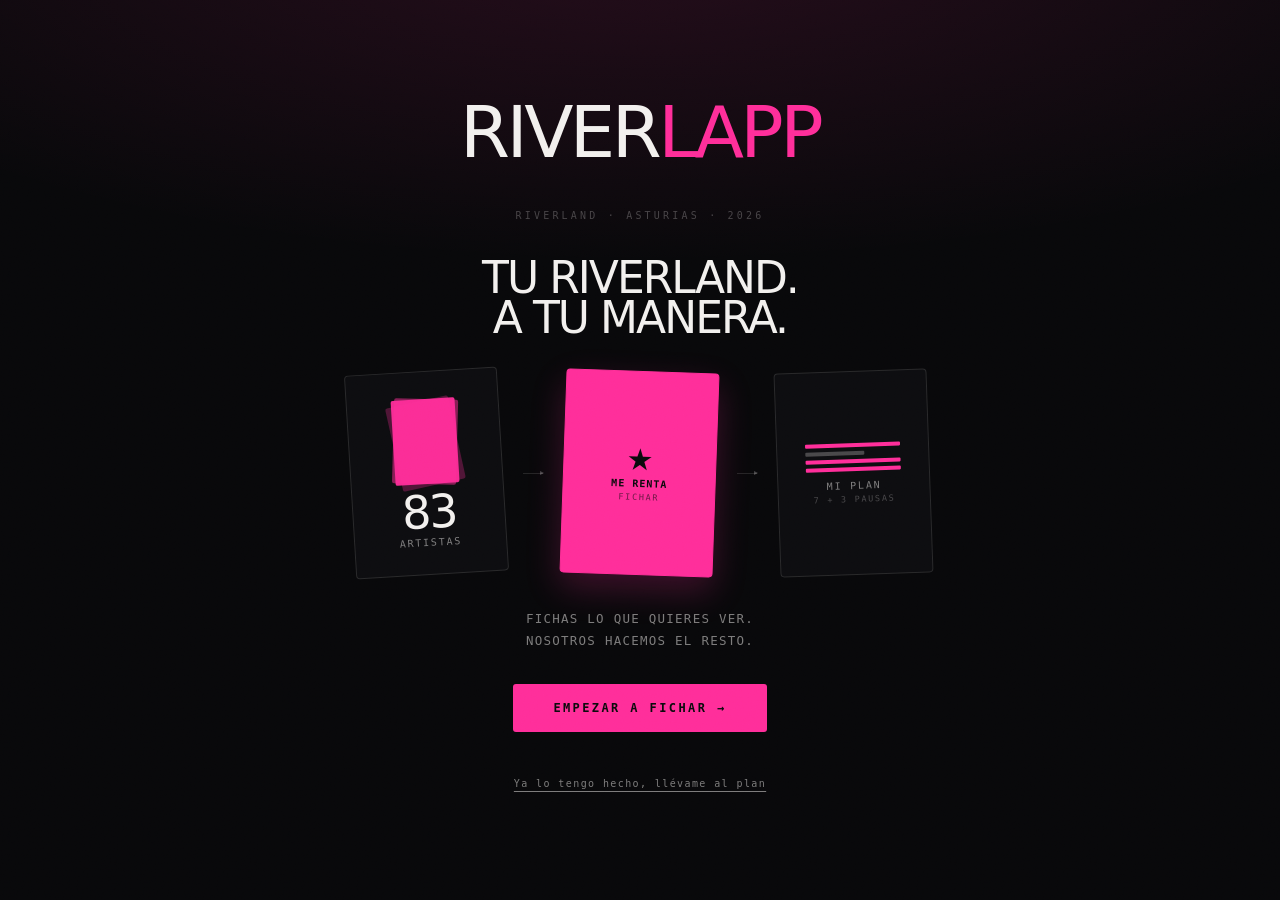
<file: index.html>
<!DOCTYPE html>
<html lang="es">
<head>
<meta charset="utf-8">
<meta name="viewport" content="width=device-width, initial-scale=1, viewport-fit=cover, maximum-scale=1, user-scalable=no">
<title>RIVERLAPP</title>
<meta name="description" content="Tu horario de Riverland 2026, montado a tu medida.">
<meta name="theme-color" content="#04030a">
<meta name="apple-mobile-web-app-capable" content="yes">
<meta name="apple-mobile-web-app-status-bar-style" content="black-translucent">
<meta name="apple-mobile-web-app-title" content="RIVERLAPP">
<link rel="manifest" href="manifest.webmanifest">
<link rel="apple-touch-icon" href="icono-180.png">
<link rel="icon" href="icono-180.png">
<link rel="stylesheet" href="styles.css">
</head>
<body>

<!-- ===== LUCES ===== -->
<div id="luces">
  <div id="haces"></div>
  <div class="blob b1"></div>
  <div class="blob b2"></div>
  <div class="blob b3"></div>
</div>
<div id="vineta"></div>
<div id="grano"></div>

<!-- ===== INTRO ===== -->
<div id="intro">
  <div class="intro-top">
    <div class="logo-riv" id="logo-anim"></div>
    <div class="tag">RIVERLAND · ASTURIAS · 2026</div>
    <div class="lema">TU RIVERLAND.<br>A TU MANERA.</div>
  </div>

  <!-- Los tres pasos, sin decir en ningún sitio que son pasos: el cartel,
       el fichaje y el plan. La carta viajera los recorre en bucle. -->
  <div class="escena" aria-hidden="true">
    <div class="paso p1">
      <div class="mini-pila"><i></i><i></i><i></i></div>
      <div class="paso-num">83</div>
      <div class="paso-lbl">ARTISTAS</div>
    </div>

    <div class="flecha f1"></div>

    <div class="paso p2">
      <div class="paso-sello">★</div>
      <div class="paso-lbl fuerte">ME RENTA</div>
      <div class="paso-pie">FICHAR</div>
    </div>

    <div class="flecha f2"></div>

    <div class="paso p3">
      <div class="mini-plan"><i class="s"></i><i class="p"></i><i class="s"></i><i class="s"></i></div>
      <div class="paso-lbl">MI PLAN</div>
      <div class="paso-pie">7 + 3 PAUSAS</div>
    </div>

    <div class="viajera"></div>
  </div>

  <div class="intro-bajo">
    <div class="desc">Fichas lo que quieres ver.<br>Nosotros hacemos el resto.</div>
    <button class="btn-grande" id="btn-empezar">EMPEZAR A FICHAR <span class="flecha-cta">→</span></button>
    <button class="btn-txt" id="btn-saltar">Ya lo tengo hecho, llévame al plan</button>
  </div>
</div>

<div id="app">

  <!-- ===================== AHORA ===================== -->
  <section class="vista" id="v-ahora">
    <header class="cab">
      <div>
        <h1>AHORA</h1>
        <div class="sub">TU COPILOTO DE RIVERLAND</div>
      </div>
      <button class="icon-btn btn-ajustes">⚙</button>
    </header>
    <div class="scroll"><div id="ahora-cont"></div></div>
  </section>

  <!-- ===================== MI PLAN ===================== -->
  <section class="vista" id="v-plan">
    <header class="cab">
      <div>
        <h1>MI PLAN</h1>
        <div class="sub">HORARIO MONTADO A TU MEDIDA</div>
      </div>
      <button class="icon-btn btn-ajustes">⚙</button>
    </header>
    <div class="dias">
      <button class="dia-btn" data-dia="vie">VIE 21</button>
      <button class="dia-btn" data-dia="sab">SÁB 22</button>
      <button class="dia-btn" data-dia="dom">DOM 23</button>
    </div>
    <div class="conmutador">
      <button class="con-btn on" data-modo="plan">MI PLAN</button>
      <button class="con-btn" data-modo="cartel">CARTEL COMPLETO</button>
    </div>
    <div class="scroll">
      <div class="tl" id="plan-lista"></div>
      <div id="cartel-lista" hidden></div>
    </div>
  </section>

  <!-- ===================== FICHAR ===================== -->
  <section class="vista" id="v-fichar">
    <header class="cab">
      <div>
        <h1>FICHAR</h1>
        <div class="sub" id="deck-txt">83 perfiles cerca de ti</div>
      </div>
      <button class="icon-btn btn-ajustes">⚙</button>
    </header>

    <div id="deck-prog">
      <div class="barra"><i style="width:0"></i></div>
      <div class="txt">
        <span class="eyebrow" id="deck-cont">0/83</span>
      </div>
    </div>

    <div id="pila"></div>

    <div id="acciones">
      <div class="accion-wrap">
        <button class="accion sm rewind" id="btn-rewind">↺</button>
        <span class="accion-lbl">UPS</span>
      </div>
      <div class="accion-wrap">
        <button class="accion no" id="btn-no">✕</button>
        <span class="accion-lbl">ME RAYA</span>
      </div>
      <div class="accion-wrap">
        <button class="accion top" id="btn-top">★</button>
        <span class="accion-lbl">SÍ O SÍ</span>
      </div>
      <div class="accion-wrap">
        <button class="accion si" id="btn-si">♥</button>
        <span class="accion-lbl">ME RENTA</span>
      </div>
    </div>
  </section>

  <!-- ===================== CONTADOR ===================== -->
  <section class="vista" id="v-contador">
    <header class="cab">
      <div>
        <h1>EL DAÑO</h1>
        <div class="sub" id="contador-sub">LLEVANDO LA CUENTA</div>
      </div>
      <button class="cabeza-boton" id="cabeza-boton" type="button" aria-label="Eructar"></button>
      <button class="icon-btn btn-ajustes">⚙</button>
    </header>
    <div class="scroll"><div id="contador-cont"></div></div>
  </section>

  <!-- ===================== NAV ===================== -->
  <nav id="nav">
    <button class="nav-btn" data-v="ahora"><span class="ic">◉</span><span class="lb">AHORA</span></button>
    <button class="nav-btn" data-v="plan"><span class="ic">★</span><span class="lb">MI PLAN</span><span class="nav-badge" id="badge-plan" style="display:none">0</span></button>
    <button class="nav-btn" data-v="fichar"><span class="ic">♥</span><span class="lb">FICHAR</span></button>
    <button class="nav-btn" data-v="contador"><span class="ic" id="ic-dano">☠</span><span class="lb">EL DAÑO</span></button>
  </nav>
</div>

<!-- ===== WRAPPED ===== -->
<div id="wrapped">
  <div class="wr-barras" id="wr-barras"></div>
  <button class="wr-cerrar" onclick="cerrarWrapped()">✕</button>
  <div class="wr-slide" id="wr-slide"></div>
  <div class="wr-toque izq" onclick="wrappedMover(-1)"></div>
  <div class="wr-toque der" onclick="wrappedMover(1)"></div>
</div>

<!-- ===== AÑADIR SUSTANCIA ===== -->
<div id="hoja-sus"><div class="panel" id="hoja-sus-panel"></div></div>

<!-- ===== MATCH ===== -->
<div id="match">
  <div>
    <div class="sello-match">★ SÍ O SÍ ★</div>
    <div class="txt">¡ES UN<br>MATCH!</div>
    <div class="quien" id="match-quien"></div>
    <div class="pie" id="match-pie"></div>
  </div>
</div>

<!-- ===== COMPARTIR (QR) ===== -->
<div id="hoja-qr">
  <div class="panel">
    <div class="asa"></div>
    <h3>LLÉVATELA</h3>
    <p class="hint">Que le apunten con la cámara. Se abre en el navegador y desde
      <b>Compartir</b> → <b>Añadir a pantalla de inicio</b> les queda como una app,
      y ya funciona sin cobertura.</p>
    <div class="qr-marco"><img src="qr-riverlapp.svg" alt="Código QR de RIVERLAPP" width="45" height="45"></div>
    <div class="qr-url" id="qr-url"></div>
    <div class="qr-acciones">
      <button class="btn-linea" id="qr-compartir" hidden>COMPARTIR</button>
      <button class="btn-linea" id="qr-copiar">COPIAR ENLACE</button>
    </div>
    <button class="btn-linea qr-cerrar" id="qr-cerrar">CERRAR</button>
  </div>
</div>

<!-- ===== HOJA DE AJUSTES ===== -->
<div id="hoja"><div class="panel" id="hoja-panel"></div></div>

<script src="fotos.js"></script>
<script src="data.js"></script>
<script src="app.js"></script>
</body>
</html>
</file>
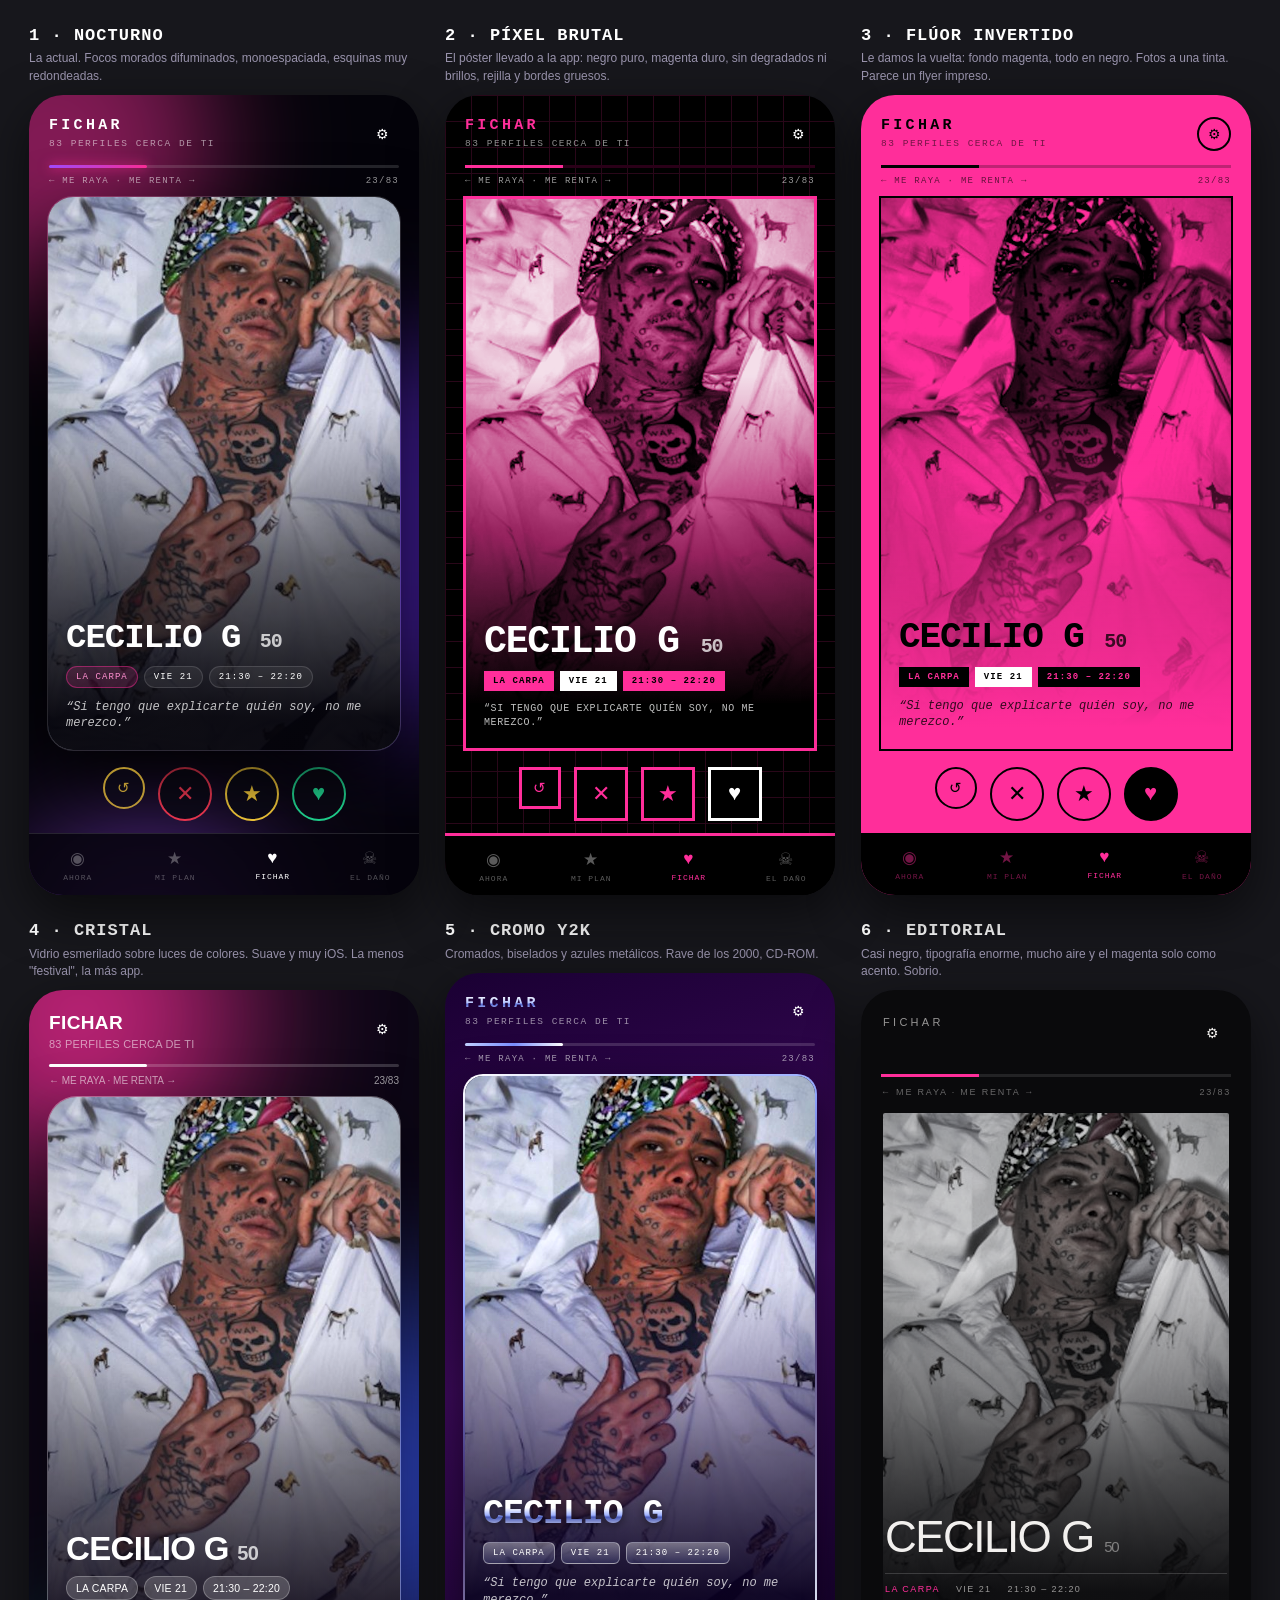
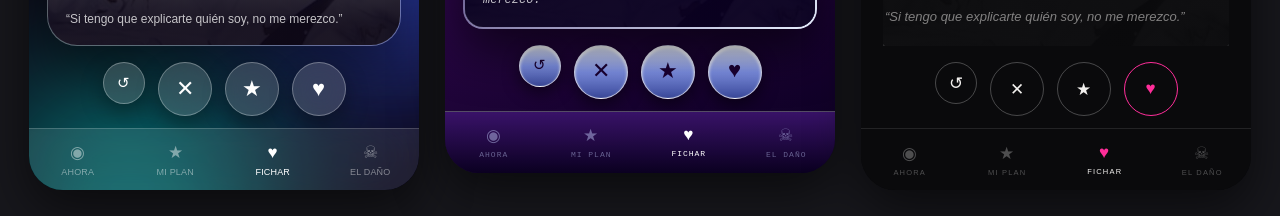
<file: bocetos.html>
<!DOCTYPE html>
<html lang="es">
<head>
<meta charset="utf-8">
<title>RIVERLAPP · bocetos de estética</title>
<style>
* { margin:0; padding:0; box-sizing:border-box; }
body {
  background:#17171c; color:#fff; padding:26px;
  font-family:-apple-system,BlinkMacSystemFont,"Segoe UI",sans-serif;
}
.rejilla { display:flex; flex-wrap:wrap; gap:26px; justify-content:center; }
.opcion { width:390px; }
.etiqueta { margin-bottom:10px; }
.etiqueta b { font:700 17px/1.2 ui-monospace,monospace; letter-spacing:.06em; display:block; }
.etiqueta span { font-size:12px; color:#9a94ad; display:block; margin-top:4px; line-height:1.45; }
.tel {
  width:390px; height:800px; border-radius:34px; overflow:hidden;
  position:relative; box-shadow:0 18px 50px rgba(0,0,0,.55);
}

/* En el móvil, cada boceto ocupa la pantalla entera: es la única forma de
   juzgar de verdad cómo se va a ver. */
@media (max-width:820px) {
  body { padding:14px; }
  .rejilla { gap:34px; }
  .opcion { width:100%; }
  .tel { width:100%; height:calc(100dvh - 150px); min-height:620px; }
  .etiqueta b { font-size:19px; }
  .etiqueta span { font-size:13px; }
}

/* ===== estructura común de la pantalla ===== */
.pant { position:absolute; inset:0; display:flex; flex-direction:column; }
.cab { padding:22px 20px 8px; display:flex; justify-content:space-between; align-items:flex-start; }
.cab h1 { font-size:15px; letter-spacing:.22em; }
.cab .sub { font-size:9.5px; letter-spacing:.16em; margin-top:4px; opacity:.55; }
.eng { width:34px; height:34px; display:grid; place-items:center; font-size:14px; }
.barra-prog { margin:6px 20px 0; height:3px; }
.barra-prog i { display:block; height:100%; width:28%; }
.pistas { display:flex; justify-content:space-between; padding:8px 20px 0; font-size:9px; letter-spacing:.14em; opacity:.6; }
.zona { flex:1; position:relative; margin:10px 18px 0; }
.carta { position:absolute; inset:0; overflow:hidden; }
.foto { position:absolute; inset:0; background-size:cover; background-position:center 22%; }
.velo { position:absolute; inset:0; }
.datos { position:absolute; left:0; right:0; bottom:0; padding:18px; }
.nom { font-size:34px; line-height:.95; letter-spacing:-.03em; }
.edad { font-size:20px; opacity:.75; }
.chips { display:flex; gap:6px; margin-top:11px; flex-wrap:wrap; }
.chip { font-size:9px; letter-spacing:.12em; padding:5px 9px; }
.bio { margin-top:11px; font-size:12px; font-style:italic; opacity:.75; line-height:1.4; }
.acc { display:flex; justify-content:center; gap:13px; padding:16px 0 12px; }
.bt { width:54px; height:54px; display:grid; place-items:center; font-size:22px; }
.bt.sm { width:42px; height:42px; font-size:15px; }
.nav { height:62px; display:flex; }
.nav div { flex:1; display:flex; flex-direction:column; align-items:center; justify-content:center; gap:4px; font-size:8px; letter-spacing:.12em; }
.nav div .i { font-size:17px; }
.mono { font-family:ui-monospace,"SF Mono",Menlo,monospace; }

/* ===================================================================
   1 · NOCTURNO  (la actual)
   =================================================================== */
.t1 { background:#04030a; color:#fff; }
.t1 .luz { position:absolute; inset:-20%; }
.t1 .luz i { position:absolute; border-radius:50%; filter:blur(60px); mix-blend-mode:screen; }
.t1 .luz i:nth-child(1){ width:60%; aspect-ratio:1; background:#ff2e9a; top:4%; left:-12%; opacity:.5 }
.t1 .luz i:nth-child(2){ width:70%; aspect-ratio:1; background:#6b2bff; top:36%; right:-20%; opacity:.55 }
.t1 .luz i:nth-child(3){ width:52%; aspect-ratio:1; background:#a24bff; bottom:-4%; left:10%; opacity:.5 }
.t1 * { font-family:ui-monospace,"SF Mono",Menlo,monospace; }
.t1 .cab h1,.t1 .nom { font-weight:700; text-transform:uppercase; }
.t1 .barra-prog { background:rgba(255,255,255,.13); border-radius:2px; }
.t1 .barra-prog i { background:linear-gradient(90deg,#a24bff,#ff2e9a); border-radius:2px; box-shadow:0 0 12px #ff2e9a; }
.t1 .carta { border-radius:26px; border:1px solid rgba(255,255,255,.14); box-shadow:0 30px 70px rgba(0,0,0,.75); }
.t1 .velo { background:linear-gradient(to top,rgba(4,3,10,.94) 6%,rgba(4,3,10,.5) 34%,transparent 62%); }
.t1 .chip { border-radius:999px; background:rgba(255,255,255,.06); border:1px solid rgba(255,255,255,.13); }
.t1 .chip.esc { color:#ff8fd0; border-color:rgba(255,46,154,.45); background:rgba(255,46,154,.15); }
.t1 .bt { border-radius:50%; background:rgba(12,10,22,.82); border:2px solid currentColor; }
.t1 .bt.no{color:#ff3b57} .t1 .bt.si{color:#22e39a} .t1 .bt.top{color:#ffd23d} .t1 .bt.rw{color:#ffd23d;opacity:.7}
.t1 .nav { background:rgba(6,4,14,.85); border-top:1px solid rgba(255,255,255,.12); backdrop-filter:blur(20px); }
.t1 .nav div { color:rgba(255,255,255,.3) } .t1 .nav div.on { color:#fff }

/* ===================================================================
   2 · PÍXEL BRUTAL  (el póster, literal)
   =================================================================== */
.t2 { background:#000; color:#fff; }
.t2 * { font-family:ui-monospace,"SF Mono",Menlo,monospace; }
.t2 .cab h1,.t2 .nom { font-weight:700; text-transform:uppercase; }
.t2 .cab h1 { color:#ff2e9a; }
.t2 .rejilla-fondo { position:absolute; inset:0; opacity:.16;
  background-image:linear-gradient(#ff2e9a 1px,transparent 1px),linear-gradient(90deg,#ff2e9a 1px,transparent 1px);
  background-size:26px 26px; }
.t2 .barra-prog { background:#2a0018; }
.t2 .barra-prog i { background:#ff2e9a; }
.t2 .carta { border:3px solid #ff2e9a; }
.t2 .foto { filter:contrast(1.35) saturate(0) brightness(.9); }
.t2 .velo { background:linear-gradient(to top,#000 8%,rgba(0,0,0,.55) 40%,transparent 68%);
  mix-blend-mode:normal; }
.t2 .carta::after { content:''; position:absolute; inset:0; background:#ff2e9a; mix-blend-mode:color; opacity:.55; }
.t2 .datos { z-index:2; }
.t2 .nom { font-size:38px; }
.t2 .chip { background:#ff2e9a; color:#000; font-weight:700; }
.t2 .chip.b { background:#fff; }
.t2 .bio { font-style:normal; text-transform:uppercase; font-size:10px; letter-spacing:.06em; }
.t2 .bt { border:3px solid #ff2e9a; color:#ff2e9a; background:#000; }
.t2 .bt.si { border-color:#fff; color:#fff }
.t2 .nav { background:#000; border-top:3px solid #ff2e9a; }
.t2 .nav div { color:#5a5a5a } .t2 .nav div.on { color:#ff2e9a }

/* ===================================================================
   3 · FLÚOR INVERTIDO  (flyer impreso)
   =================================================================== */
.t3 { background:#ff2e9a; color:#000; }
.t3 * { font-family:ui-monospace,"SF Mono",Menlo,monospace; }
.t3 .cab h1,.t3 .nom { font-weight:700; text-transform:uppercase; }
.t3 .barra-prog { background:rgba(0,0,0,.25); }
.t3 .barra-prog i { background:#000; }
.t3 .carta { border:2px solid #000; background:#ff2e9a; }
.t3 .foto { filter:grayscale(1) contrast(1.5); mix-blend-mode:multiply; }
.t3 .velo { background:linear-gradient(to top,#ff2e9a 4%,rgba(255,46,154,.4) 36%,transparent 62%); }
.t3 .nom { font-size:36px; }
.t3 .chip { background:#000; color:#ff2e9a; font-weight:700; }
.t3 .chip.b { background:#fff; color:#000; }
.t3 .bio { font-style:italic; opacity:.8; }
.t3 .bt { border:2px solid #000; color:#000; border-radius:50%; }
.t3 .bt.si { background:#000; color:#ff2e9a }
.t3 .nav { background:#000; color:#ff2e9a; }
.t3 .nav div { color:rgba(255,46,154,.45) } .t3 .nav div.on { color:#ff2e9a }
.t3 .eng { border:2px solid #000; border-radius:50% }

/* ===================================================================
   4 · CRISTAL  (vidrio esmerilado, muy iOS)
   =================================================================== */
.t4 { background:#0d0716; color:#fff; }
.t4 .luz { position:absolute; inset:-10%; }
.t4 .luz i { position:absolute; border-radius:50%; filter:blur(80px); }
.t4 .luz i:nth-child(1){ width:70%; aspect-ratio:1; background:#ff2e9a; top:-6%; left:-16%; opacity:.75 }
.t4 .luz i:nth-child(2){ width:80%; aspect-ratio:1; background:#3b5bff; top:40%; right:-26%; opacity:.7 }
.t4 .luz i:nth-child(3){ width:60%; aspect-ratio:1; background:#00d4c8; bottom:-8%; left:0%; opacity:.55 }
.t4 .cab h1 { font-weight:600; letter-spacing:.02em; font-size:19px; }
.t4 .cab .sub { letter-spacing:.02em; font-size:11px; }
.t4 .barra-prog { background:rgba(255,255,255,.18); border-radius:3px; }
.t4 .barra-prog i { background:#fff; border-radius:3px; }
.t4 .pistas { font-size:10px; letter-spacing:0; }
.t4 .carta { border-radius:30px; background:rgba(255,255,255,.1); backdrop-filter:blur(30px);
  border:1px solid rgba(255,255,255,.25); box-shadow:0 24px 60px rgba(0,0,0,.5); }
.t4 .velo { background:linear-gradient(to top,rgba(13,7,22,.9) 4%,transparent 55%); }
.t4 .nom { font-size:33px; font-weight:600; letter-spacing:-.02em; }
.t4 .chip { border-radius:999px; background:rgba(255,255,255,.18); backdrop-filter:blur(12px);
  border:1px solid rgba(255,255,255,.25); letter-spacing:.02em; font-size:10.5px; }
.t4 .bio { font-style:normal; }
.t4 .bt { border-radius:50%; background:rgba(255,255,255,.16); backdrop-filter:blur(18px);
  border:1px solid rgba(255,255,255,.3); box-shadow:0 8px 22px rgba(0,0,0,.35); }
.t4 .nav { background:rgba(255,255,255,.09); backdrop-filter:blur(30px); border-top:1px solid rgba(255,255,255,.18); }
.t4 .nav div { color:rgba(255,255,255,.45); letter-spacing:.02em; font-size:9px }
.t4 .nav div.on { color:#fff }

/* ===================================================================
   5 · CROMO Y2K  (rave de CD-ROM)
   =================================================================== */
.t5 { background:linear-gradient(160deg,#1a0033,#3d0a5c 45%,#0a0020); color:#fff; }
.t5 * { font-family:ui-monospace,"SF Mono",Menlo,monospace; }
.t5 .cab h1 { font-weight:700; text-transform:uppercase;
  background:linear-gradient(180deg,#fff,#b7c6ff 45%,#5a6fd8 55%,#e8f0ff);
  -webkit-background-clip:text; background-clip:text; color:transparent; }
.t5 .barra-prog { background:rgba(255,255,255,.15); border-radius:3px; }
.t5 .barra-prog i { background:linear-gradient(90deg,#c0d0ff,#7a8fff,#fff); border-radius:3px; }
.t5 .carta { border-radius:20px; border:2px solid transparent;
  background:linear-gradient(#0a0020,#0a0020) padding-box,
             linear-gradient(150deg,#fff,#8fa4ff 30%,#3d2a6b 55%,#e8f0ff) border-box;
  box-shadow:0 20px 50px rgba(0,0,0,.6); }
.t5 .foto { filter:saturate(1.15) contrast(1.1); }
.t5 .velo { background:linear-gradient(to top,rgba(10,0,32,.95) 6%,rgba(30,10,70,.4) 38%,transparent 64%); }
.t5 .nom { font-size:35px; font-weight:700; text-transform:uppercase;
  background:linear-gradient(180deg,#fff 30%,#9db0ff 52%,#4a5bb8 58%,#fff);
  -webkit-background-clip:text; background-clip:text; color:transparent;
  filter:drop-shadow(0 2px 4px rgba(0,0,0,.6)); }
.t5 .chip { border-radius:6px; background:linear-gradient(180deg,rgba(255,255,255,.35),rgba(140,160,255,.15));
  border:1px solid rgba(255,255,255,.4); }
.t5 .bt { border-radius:50%; background:linear-gradient(180deg,#e9eeff,#7f92e8 50%,#3a4899);
  color:#1a0033; border:1px solid rgba(255,255,255,.7); box-shadow:0 6px 16px rgba(0,0,0,.5), inset 0 2px 3px rgba(255,255,255,.9); }
.t5 .nav { background:linear-gradient(180deg,rgba(60,20,110,.9),rgba(10,0,32,.95));
  border-top:1px solid rgba(255,255,255,.3); }
.t5 .nav div { color:rgba(200,210,255,.45) } .t5 .nav div.on { color:#fff }

/* ===================================================================
   6 · EDITORIAL  (tipografía grande, mucho aire)
   =================================================================== */
.t6 { background:#0a0a0c; color:#f2f0ee; }
.t6 .cab { padding:26px 22px 10px; }
.t6 .cab h1 { font-weight:400; letter-spacing:.3em; font-size:11px; opacity:.6; }
.t6 .cab .sub { display:none; }
.t6 .barra-prog { background:rgba(255,255,255,.1); margin-top:14px; }
.t6 .barra-prog i { background:#ff2e9a; }
.t6 .pistas { font-size:9px; letter-spacing:.2em; opacity:.4; padding-top:10px; }
.t6 .zona { margin:16px 22px 0; }
.t6 .carta { border-radius:2px; }
.t6 .foto { filter:grayscale(.85) contrast(1.1) brightness(.85); }
.t6 .velo { background:linear-gradient(to top,rgba(10,10,12,.96) 10%,rgba(10,10,12,.35) 45%,transparent 70%); }
.t6 .datos { padding:20px 2px; }
.t6 .nom { font-size:44px; font-weight:400; letter-spacing:-.035em; line-height:.92; }
.t6 .edad { font-size:15px; opacity:.45; }
.t6 .chips { gap:0; margin-top:16px; border-top:1px solid rgba(255,255,255,.16); padding-top:10px; }
.t6 .chip { background:none; padding:0 16px 0 0; letter-spacing:.16em; opacity:.6; font-size:9px; }
.t6 .chip.esc { color:#ff2e9a; opacity:1; }
.t6 .bio { font-style:italic; font-size:13px; opacity:.5; margin-top:14px; }
.t6 .bt { border-radius:50%; border:1px solid rgba(255,255,255,.25); background:none; font-size:17px; }
.t6 .bt.si { border-color:#ff2e9a; color:#ff2e9a }
.t6 .nav { background:#0a0a0c; border-top:1px solid rgba(255,255,255,.1); }
.t6 .nav div { color:rgba(255,255,255,.28); letter-spacing:.16em; font-size:7.5px }
.t6 .nav div.on { color:#f2f0ee }
.t6 .nav div.on .i { color:#ff2e9a }
</style>
</head>
<body>
<div class="rejilla" id="rejilla"></div>

<script>
const FOTO = 'artistas/cecilio-g.jpg';

const ESTILOS = [
  { c:'t1', n:'1 · NOCTURNO', d:'La actual. Focos morados difuminados, monoespaciada, esquinas muy redondeadas.', luz:true },
  { c:'t2', n:'2 · PÍXEL BRUTAL', d:'El póster llevado a la app: negro puro, magenta duro, sin degradados ni brillos, rejilla y bordes gruesos.', rejilla:true },
  { c:'t3', n:'3 · FLÚOR INVERTIDO', d:'Le damos la vuelta: fondo magenta, todo en negro. Fotos a una tinta. Parece un flyer impreso.' },
  { c:'t4', n:'4 · CRISTAL', d:'Vidrio esmerilado sobre luces de colores. Suave y muy iOS. La menos "festival", la más app.', luz:true },
  { c:'t5', n:'5 · CROMO Y2K', d:'Cromados, biselados y azules metálicos. Rave de los 2000, CD-ROM.' },
  { c:'t6', n:'6 · EDITORIAL', d:'Casi negro, tipografía enorme, mucho aire y el magenta solo como acento. Sobrio.' },
];

const pantalla = e => `
  <div class="opcion">
    <div class="etiqueta"><b>${e.n}</b><span>${e.d}</span></div>
    <div class="tel ${e.c}">
      ${e.luz ? '<div class="luz"><i></i><i></i><i></i></div>' : ''}
      ${e.rejilla ? '<div class="rejilla-fondo"></div>' : ''}
      <div class="pant">
        <div class="cab">
          <div><h1>FICHAR</h1><div class="sub">83 PERFILES CERCA DE TI</div></div>
          <div class="eng">⚙</div>
        </div>
        <div class="barra-prog"><i></i></div>
        <div class="pistas"><span>← ME RAYA · ME RENTA →</span><span>23/83</span></div>
        <div class="zona">
          <div class="carta">
            <div class="foto" style="background-image:url('${FOTO}')"></div>
            <div class="velo"></div>
            <div class="datos">
              <div class="nom">CECILIO G <span class="edad">50</span></div>
              <div class="chips">
                <span class="chip esc">LA CARPA</span>
                <span class="chip b">VIE 21</span>
                <span class="chip">21:30 – 22:20</span>
              </div>
              <div class="bio">“Si tengo que explicarte quién soy, no me merezco.”</div>
            </div>
          </div>
        </div>
        <div class="acc">
          <div class="bt sm rw">↺</div>
          <div class="bt no">✕</div>
          <div class="bt top">★</div>
          <div class="bt si">♥</div>
        </div>
        <div class="nav">
          <div><span class="i">◉</span>AHORA</div>
          <div><span class="i">★</span>MI PLAN</div>
          <div class="on"><span class="i">♥</span>FICHAR</div>
          <div><span class="i">☠</span>EL DAÑO</div>
        </div>
      </div>
    </div>
  </div>`;

document.getElementById('rejilla').innerHTML = ESTILOS.map(pantalla).join('');
</script>
</body>
</html>
</file>
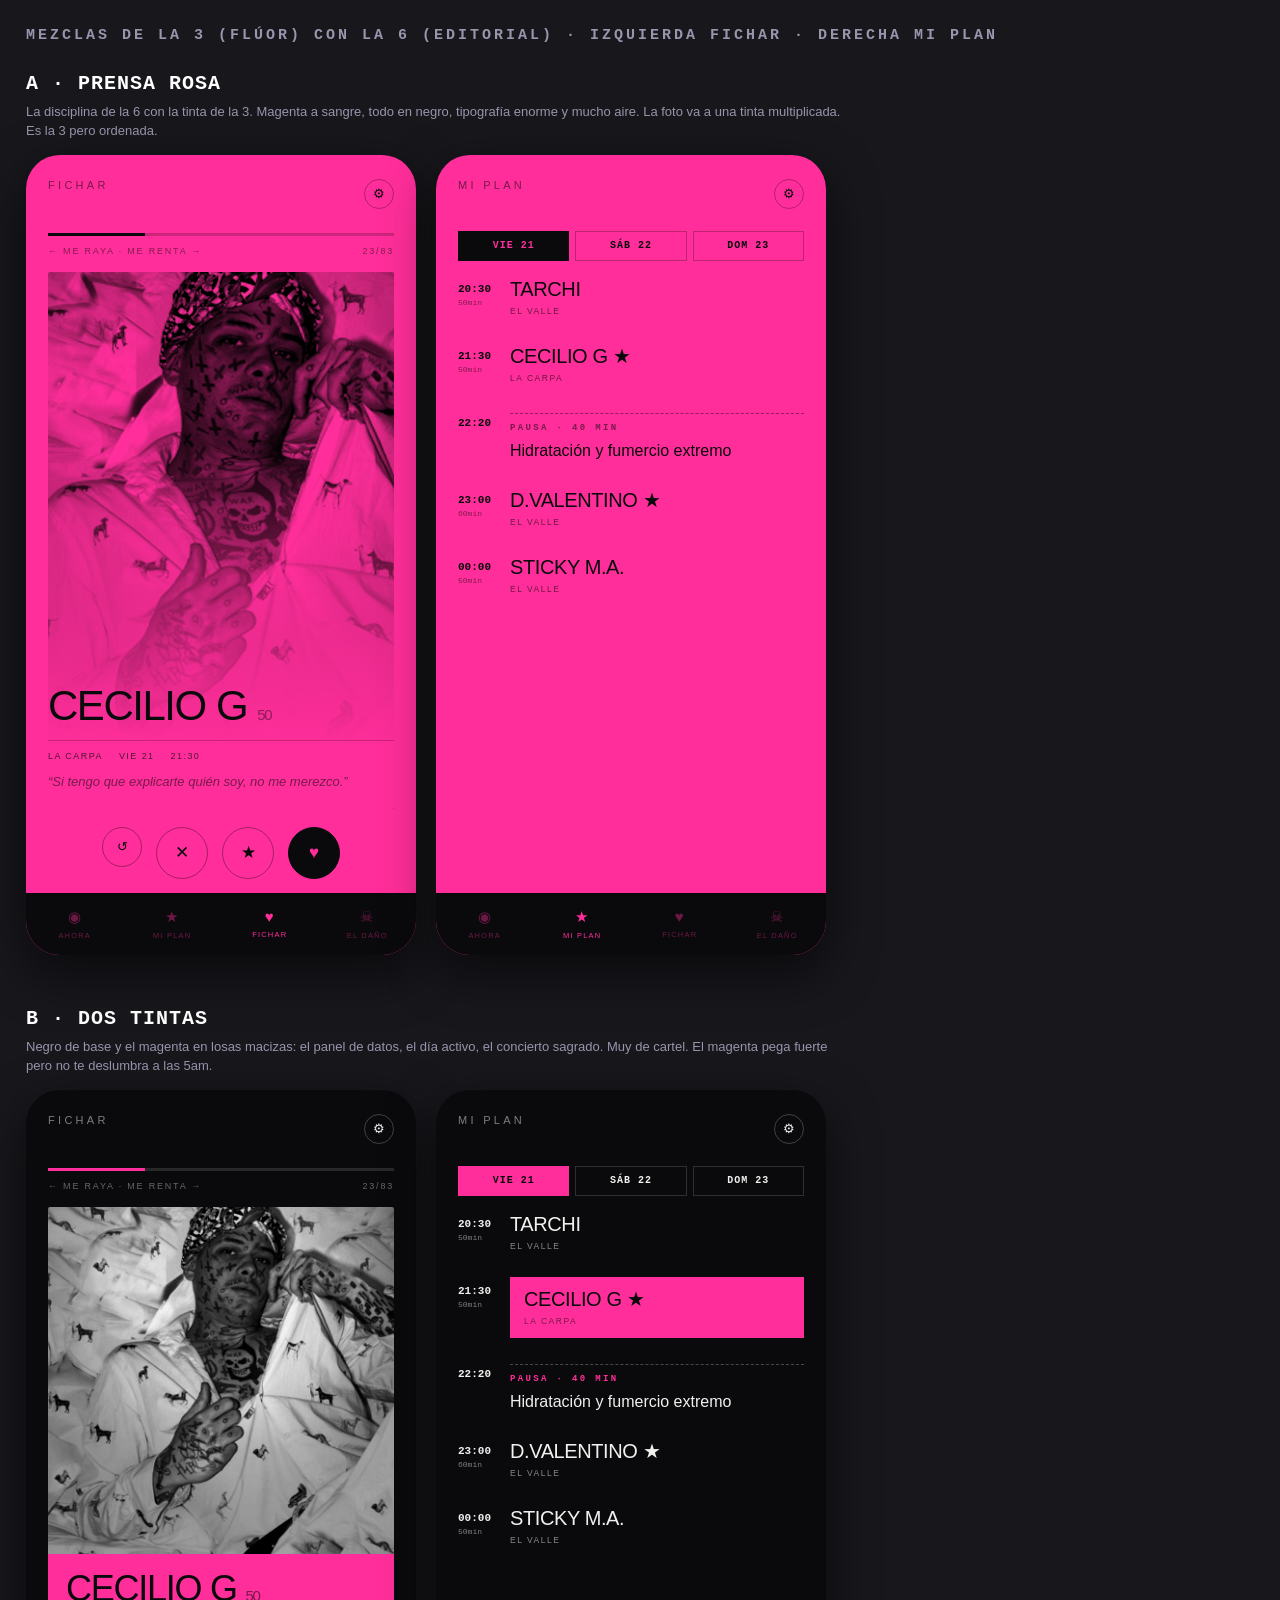
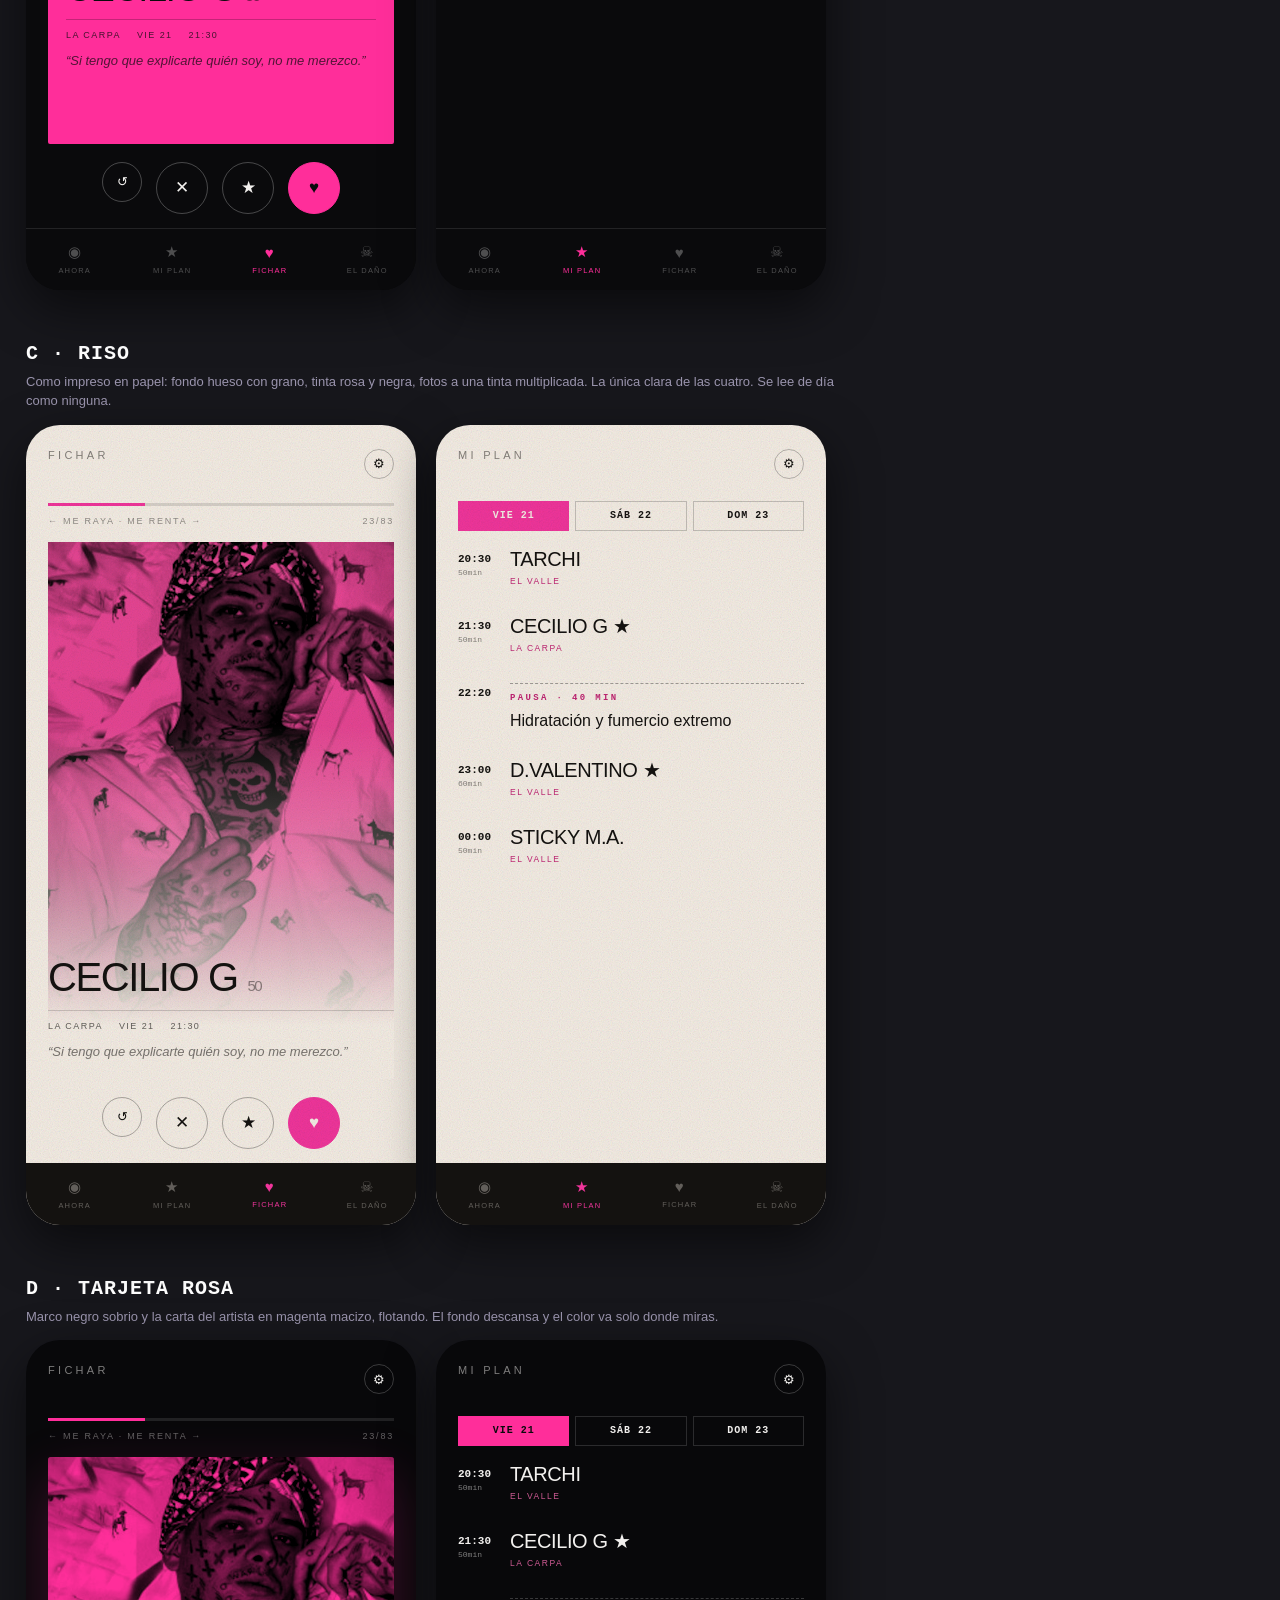
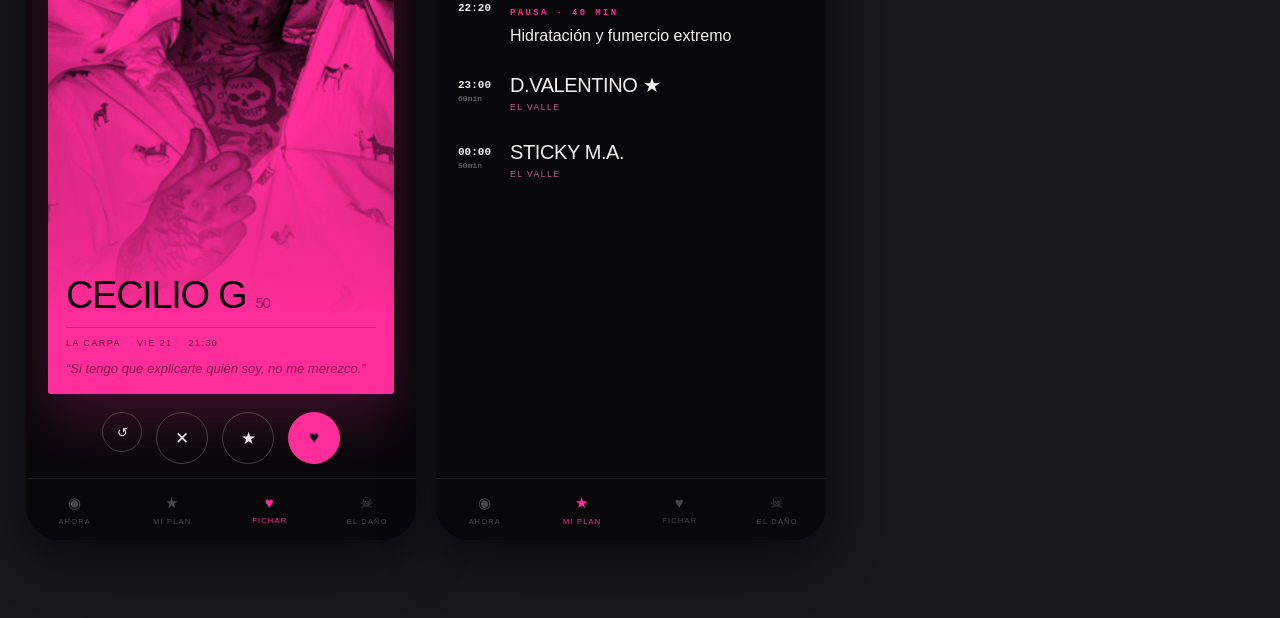
<file: bocetos2.html>
<!DOCTYPE html>
<html lang="es">
<head>
<meta charset="utf-8">
<meta name="viewport" content="width=device-width, initial-scale=1">
<title>RIVERLAPP · mezclas 3 + 6</title>
<style>
* { margin:0; padding:0; box-sizing:border-box; }
body { background:#17171c; color:#fff; padding:26px;
  font-family:-apple-system,BlinkMacSystemFont,"Segoe UI",sans-serif; }
h2.tit { font:700 15px/1.3 ui-monospace,monospace; letter-spacing:.2em; margin-bottom:26px;
  color:#9a94ad; text-transform:uppercase; }
.opcion { margin-bottom:52px; }
.etiqueta b { font:700 20px/1.2 ui-monospace,monospace; letter-spacing:.05em; display:block; }
.etiqueta span { font-size:13px; color:#9a94ad; display:block; margin:6px 0 14px; line-height:1.5; max-width:820px; }
.par { display:flex; gap:20px; flex-wrap:wrap; }
.tel { width:390px; height:800px; border-radius:34px; overflow:hidden;
  position:relative; box-shadow:0 18px 50px rgba(0,0,0,.55); flex-shrink:0; }

@media (max-width:860px){
  body{padding:14px}
  .par{gap:26px}
  .tel{width:100%; height:calc(100dvh - 140px); min-height:600px}
  .etiqueta b{font-size:18px}
}

/* ===== estructura ===== */
.pant { position:absolute; inset:0; display:flex; flex-direction:column; }
.cab { padding:24px 22px 10px; display:flex; justify-content:space-between; align-items:flex-start; }
.cab h1 { font-size:11px; letter-spacing:.3em; font-weight:400; }
.eng { width:30px; height:30px; display:grid; place-items:center; font-size:13px; }
.prog { margin:14px 22px 0; height:3px; }
.prog i { display:block; height:100%; width:28%; }
.pistas { display:flex; justify-content:space-between; padding:10px 22px 0; font-size:9px; letter-spacing:.2em; }
.zona { flex:1; position:relative; margin:16px 22px 0; }
.carta { position:absolute; inset:0; overflow:hidden; }
.foto { position:absolute; inset:0; background-size:cover; background-position:center 20%; }
.velo { position:absolute; inset:0; }
.datos { position:absolute; left:0; right:0; bottom:0; }
.nom { font-size:42px; font-weight:400; letter-spacing:-.035em; line-height:.92; }
.edad { font-size:15px; opacity:.45; }
.meta { display:flex; gap:0; margin-top:14px; padding-top:10px; font-size:9px; letter-spacing:.16em; }
.meta span { padding-right:16px; }
.bio { font-style:italic; font-size:13px; margin-top:13px; opacity:.55; }
.acc { display:flex; justify-content:center; gap:14px; padding:18px 0 14px; }
.bt { width:52px; height:52px; border-radius:50%; display:grid; place-items:center; font-size:17px; }
.bt.sm { width:40px; height:40px; font-size:13px; }
.nav { height:62px; display:flex; }
.nav div { flex:1; display:flex; flex-direction:column; align-items:center; justify-content:center;
  gap:5px; font-size:7.5px; letter-spacing:.16em; }
.nav div .i { font-size:15px; }

/* ===== mi plan ===== */
.dias { display:flex; gap:6px; padding:12px 22px 0; }
.dias b { flex:1; text-align:center; padding:9px 0; font:700 10px/1 ui-monospace,monospace; letter-spacing:.1em; }
.tl { flex:1; overflow:hidden; padding:18px 22px 0; }
.fila { display:flex; gap:14px; margin-bottom:16px; }
.hora { font:700 11px/1.3 ui-monospace,monospace; width:38px; flex-shrink:0; padding-top:3px; }
.hora small { display:block; font-weight:400; font-size:8px; opacity:.5; margin-top:2px; }
.ev { flex:1; padding-bottom:14px; }
.ev .n { font-size:20px; font-weight:400; letter-spacing:-.02em; line-height:1.05; }
.ev .e { font-size:8.5px; letter-spacing:.18em; margin-top:6px; }
.pausa .p1 { font:700 9px/1 ui-monospace,monospace; letter-spacing:.26em; }
.pausa .p2 { font-size:16px; margin-top:8px; line-height:1.2; }

/* ===================================================================
   A · PRENSA ROSA — la 6 con la tinta de la 3
   =================================================================== */
.a { background:#ff2e9a; color:#0a0a0c; }
.a .cab h1 { opacity:.55; }
.a .eng { border:1px solid rgba(0,0,0,.3); border-radius:50%; }
.a .prog { background:rgba(0,0,0,.2); }
.a .prog i { background:#0a0a0c; }
.a .pistas { opacity:.5; }
.a .carta { border-radius:2px; }
.a .foto { filter:grayscale(1) contrast(1.35); mix-blend-mode:multiply; }
.a .velo { background:linear-gradient(to top,#ff2e9a 12%,rgba(255,46,154,.5) 42%,transparent 68%); }
.a .datos { padding:20px 0; }
.a .meta { border-top:1px solid rgba(0,0,0,.3); opacity:.7; }
.a .bt { border:1px solid rgba(0,0,0,.35); }
.a .bt.si { background:#0a0a0c; color:#ff2e9a; border-color:#0a0a0c; }
.a .nav { background:#0a0a0c; }
.a .nav div { color:rgba(255,46,154,.4) } .a .nav div.on { color:#ff2e9a }
.a .dias b { border:1px solid rgba(0,0,0,.25) } .a .dias b.on { background:#0a0a0c; color:#ff2e9a; border-color:#0a0a0c }
.a .ev .e { opacity:.6 }
.a .pausa { border-top:1px dashed rgba(0,0,0,.4); padding-top:10px }
.a .pausa .p1 { opacity:.55 }

/* ===================================================================
   B · DOS TINTAS — negro, con losas magenta
   =================================================================== */
.b { background:#0a0a0c; color:#f2f0ee; }
.b .cab h1 { opacity:.5; }
.b .eng { border:1px solid rgba(255,255,255,.22); border-radius:50%; }
.b .prog { background:rgba(255,255,255,.12); }
.b .prog i { background:#ff2e9a; }
.b .pistas { opacity:.4; }
.b .carta { border-radius:2px; background:#0a0a0c; }
.b .foto { inset:0 0 190px 0; filter:grayscale(1) contrast(1.2) brightness(.95); }
.b .foto::after { content:''; position:absolute; inset:0; background:#ff2e9a; mix-blend-mode:color; opacity:.75; }
.b .velo { display:none; }
.b .datos { background:#ff2e9a; color:#0a0a0c; padding:18px; height:190px; }
.b .nom { font-size:36px; }
.b .edad { opacity:.55 }
.b .meta { border-top:1px solid rgba(0,0,0,.3); opacity:.75; }
.b .bio { opacity:.7 }
.b .bt { border:1px solid rgba(255,255,255,.25); }
.b .bt.si { background:#ff2e9a; color:#0a0a0c; border-color:#ff2e9a; }
.b .nav { background:#0a0a0c; border-top:1px solid rgba(255,255,255,.1); }
.b .nav div { color:rgba(255,255,255,.28) } .b .nav div.on { color:#ff2e9a }
.b .dias b { border:1px solid rgba(255,255,255,.15) } .b .dias b.on { background:#ff2e9a; color:#0a0a0c; border-color:#ff2e9a }
.b .ev.destacado { background:#ff2e9a; color:#0a0a0c; padding:12px 14px; margin:-4px 0 10px }
.b .ev .e { opacity:.55 }
.b .pausa { border-top:1px dashed rgba(255,255,255,.25); padding-top:10px }
.b .pausa .p1 { color:#ff2e9a }

/* ===================================================================
   C · RISO — impreso, tinta rosa sobre papel
   =================================================================== */
.c { background:#f4ede4; color:#141210; }
.c::before { content:''; position:absolute; inset:0; z-index:3; pointer-events:none; opacity:.5;
  background-image:url("data:image/svg+xml,%3Csvg xmlns='http://www.w3.org/2000/svg' width='120' height='120'%3E%3Cfilter id='n'%3E%3CfeTurbulence type='fractalNoise' baseFrequency='.9' numOctaves='3'/%3E%3C/filter%3E%3Crect width='100%25' height='100%25' filter='url(%23n)' opacity='.5'/%3E%3C/svg%3E");
  mix-blend-mode:multiply; }
.c .cab h1 { opacity:.5; }
.c .eng { border:1px solid rgba(0,0,0,.25); border-radius:50%; }
.c .prog { background:rgba(0,0,0,.12); }
.c .prog i { background:#f0359b; }
.c .pistas { opacity:.45; }
.c .carta { border-radius:0; }
.c .foto { filter:grayscale(1) contrast(1.5) brightness(1.05); mix-blend-mode:multiply; }
.c .carta::before { content:''; position:absolute; inset:0; background:#f0359b; mix-blend-mode:multiply; opacity:.9; z-index:0 }
.c .foto { z-index:1 }
.c .velo { background:linear-gradient(to top,#f4ede4 10%,rgba(244,237,228,.35) 40%,transparent 66%); z-index:2 }
.c .datos { z-index:3; padding:18px 0 20px; }
.c .nom { font-size:40px; }
.c .meta { border-top:1px solid rgba(0,0,0,.25); opacity:.65; }
.c .bt { border:1px solid rgba(0,0,0,.3); }
.c .bt.si { background:#f0359b; color:#f4ede4; border-color:#f0359b; }
.c .nav { background:#141210; color:#f4ede4; position:relative; z-index:4 }
.c .nav div { color:rgba(244,237,228,.35) } .c .nav div.on { color:#f0359b }
.c .dias b { border:1px solid rgba(0,0,0,.2) } .c .dias b.on { background:#f0359b; color:#f4ede4; border-color:#f0359b }
.c .ev .e { color:#c02472 }
.c .pausa { border-top:1px dashed rgba(0,0,0,.35); padding-top:10px }
.c .pausa .p1 { color:#c02472 }

/* ===================================================================
   D · TARJETA ROSA — marco negro sobrio, la carta en magenta
   =================================================================== */
.d { background:#08080a; color:#f2f0ee; }
.d .cab h1 { opacity:.5; }
.d .eng { border:1px solid rgba(255,255,255,.2); border-radius:50%; }
.d .prog { background:rgba(255,255,255,.1); }
.d .prog i { background:#ff2e9a; }
.d .pistas { opacity:.38; }
.d .carta { border-radius:3px; background:#ff2e9a; color:#0a0a0c;
  box-shadow:0 24px 60px rgba(255,46,154,.22); }
.d .foto { filter:grayscale(1) contrast(1.4); mix-blend-mode:multiply; }
.d .velo { background:linear-gradient(to top,#ff2e9a 14%,rgba(255,46,154,.45) 44%,transparent 70%); }
.d .datos { padding:18px; }
.d .nom { font-size:38px; }
.d .meta { border-top:1px solid rgba(0,0,0,.3); opacity:.7; }
.d .bt { border:1px solid rgba(255,255,255,.22); }
.d .bt.si { background:#ff2e9a; color:#0a0a0c; border-color:#ff2e9a; }
.d .nav { background:#08080a; border-top:1px solid rgba(255,255,255,.09); }
.d .nav div { color:rgba(255,255,255,.26) } .d .nav div.on { color:#ff2e9a }
.d .dias b { border:1px solid rgba(255,255,255,.14) } .d .dias b.on { background:#ff2e9a; color:#0a0a0c; border-color:#ff2e9a }
.d .ev .e { color:#ff6fb6; opacity:.8 }
.d .pausa { border-top:1px dashed rgba(255,255,255,.2); padding-top:10px }
.d .pausa .p1 { color:#ff2e9a }
</style>
</head>
<body>
<h2 class="tit">Mezclas de la 3 (flúor) con la 6 (editorial) · izquierda FICHAR · derecha MI PLAN</h2>
<div id="salida"></div>

<script>
const FOTO = 'artistas/cecilio-g.jpg';

const OPS = [
  { c:'a', n:'A · PRENSA ROSA',
    d:'La disciplina de la 6 con la tinta de la 3. Magenta a sangre, todo en negro, tipografía enorme y mucho aire. La foto va a una tinta multiplicada. Es la 3 pero ordenada.' },
  { c:'b', n:'B · DOS TINTAS',
    d:'Negro de base y el magenta en losas macizas: el panel de datos, el día activo, el concierto sagrado. Muy de cartel. El magenta pega fuerte pero no te deslumbra a las 5am.' },
  { c:'c', n:'C · RISO',
    d:'Como impreso en papel: fondo hueso con grano, tinta rosa y negra, fotos a una tinta multiplicada. La única clara de las cuatro. Se lee de día como ninguna.' },
  { c:'d', n:'D · TARJETA ROSA',
    d:'Marco negro sobrio y la carta del artista en magenta macizo, flotando. El fondo descansa y el color va solo donde miras.' },
];

const fichar = e => `
  <div class="tel ${e.c}">
    <div class="pant">
      <div class="cab"><h1>FICHAR</h1><div class="eng">⚙</div></div>
      <div class="prog"><i></i></div>
      <div class="pistas"><span>← ME RAYA · ME RENTA →</span><span>23/83</span></div>
      <div class="zona">
        <div class="carta">
          <div class="foto" style="background-image:url('${FOTO}')"></div>
          <div class="velo"></div>
          <div class="datos">
            <div class="nom">CECILIO G <span class="edad">50</span></div>
            <div class="meta"><span>LA CARPA</span><span>VIE 21</span><span>21:30</span></div>
            <div class="bio">“Si tengo que explicarte quién soy, no me merezco.”</div>
          </div>
        </div>
      </div>
      <div class="acc">
        <div class="bt sm">↺</div><div class="bt">✕</div><div class="bt">★</div><div class="bt si">♥</div>
      </div>
      <div class="nav">
        <div><span class="i">◉</span>AHORA</div><div><span class="i">★</span>MI PLAN</div>
        <div class="on"><span class="i">♥</span>FICHAR</div><div><span class="i">☠</span>EL DAÑO</div>
      </div>
    </div>
  </div>`;

const plan = e => `
  <div class="tel ${e.c}">
    <div class="pant">
      <div class="cab"><h1>MI PLAN</h1><div class="eng">⚙</div></div>
      <div class="dias"><b class="on">VIE 21</b><b>SÁB 22</b><b>DOM 23</b></div>
      <div class="tl">
        <div class="fila"><div class="hora">20:30<small>50min</small></div>
          <div class="ev"><div class="n">TARCHI</div><div class="e">EL VALLE</div></div></div>
        <div class="fila"><div class="hora">21:30<small>50min</small></div>
          <div class="ev ${e.c==='b'?'destacado':''}"><div class="n">CECILIO G ★</div><div class="e">LA CARPA</div></div></div>
        <div class="fila"><div class="hora">22:20</div>
          <div class="ev pausa"><div class="p1">PAUSA · 40 MIN</div>
            <div class="p2">Hidratación y fumercio extremo</div></div></div>
        <div class="fila"><div class="hora">23:00<small>60min</small></div>
          <div class="ev"><div class="n">D.VALENTINO ★</div><div class="e">EL VALLE</div></div></div>
        <div class="fila"><div class="hora">00:00<small>50min</small></div>
          <div class="ev"><div class="n">STICKY M.A.</div><div class="e">EL VALLE</div></div></div>
      </div>
      <div class="nav">
        <div><span class="i">◉</span>AHORA</div><div class="on"><span class="i">★</span>MI PLAN</div>
        <div><span class="i">♥</span>FICHAR</div><div><span class="i">☠</span>EL DAÑO</div>
      </div>
    </div>
  </div>`;

document.getElementById('salida').innerHTML = OPS.map(e => `
  <div class="opcion">
    <div class="etiqueta"><b>${e.n}</b><span>${e.d}</span></div>
    <div class="par">${fichar(e)}${plan(e)}</div>
  </div>`).join('');
</script>
</body>
</html>
</file>
<file: styles.css>
/* ===========================================================
   RIVERLAPP — Riverland Asturias 2026
   =========================================================== */

/* permite animar el barrido del anillo de progreso */
@property --deg {
  syntax: '<angle>';
  inherits: false;
  initial-value: 0deg;
}

:root {
  /* TARJETA ROSA — marco negro sobrio, el magenta solo donde se mira */
  --ink:      #08080a;
  --ink-2:    #0d0d10;
  --magenta:  #ff2e9a;
  --magenta-d:#c3006c;
  --magenta-l:#ff6fb6;
  --purple:   #a24bff;
  --violet:   #6b2bff;
  --cyan:     #35e8ff;
  --paper:    #f2f0ee;       /* blanco cálido, no puro: cansa menos de noche */
  --negro:    #0a0a0c;       /* la tinta sobre el magenta */
  --mute:     rgba(242,240,238,.5);
  --mute-2:   rgba(242,240,238,.26);
  --line:     rgba(242,240,238,.12);
  --glass:    rgba(242,240,238,.05);

  /* dos tintas: el magenta es lo positivo, el blanco lo neutro */
  --renta:    #ff2e9a;
  --raya:     rgba(242,240,238,.55);
  --sisi:     #ff2e9a;

  --mono: ui-monospace, "SF Mono", SFMono-Regular, Menlo, "Roboto Mono", monospace;
  --sans: -apple-system, BlinkMacSystemFont, "Segoe UI", Inter, system-ui, sans-serif;
  /* los nombres van en la de sistema, ligera y grande: es lo editorial */
  --display: -apple-system, BlinkMacSystemFont, "Segoe UI", Inter, system-ui, sans-serif;

  --nav-h: 66px;
  --ease-out: cubic-bezier(.16,1,.3,1);
  --ease-spring: cubic-bezier(.34,1.56,.64,1);
  /* la curva de las transiciones de iOS: arranca rápido y frena muy largo */
  --ease-ios: cubic-bezier(.32,.72,0,1);
  --rebote: cubic-bezier(.18,.89,.32,1.22);
}

* { margin:0; padding:0; box-sizing:border-box; -webkit-tap-highlight-color:transparent; }

html, body {
  height: 100%;
  overflow: hidden;
  background: var(--ink);
  color: var(--paper);
  font-family: var(--sans);
  overscroll-behavior: none;
}

body {
  position: fixed;
  inset: 0;
  -webkit-font-smoothing: antialiased;
  text-rendering: optimizeLegibility;
  user-select: none;
  -webkit-user-select: none;
}

button { font: inherit; color: inherit; background: none; border: none; cursor: pointer; }

/* ===========================================================
   LUCES — fondo ambiental
   =========================================================== */

/* Las vistas son opacas y lo tapan entero, así que esto ya no se ve: se apaga
   para no estar animando focos difuminados que nadie mira. El rescoldo magenta
   vive ahora dentro de cada vista. */
#luces, #vineta { display: none; }

.blob {
  position: absolute;
  border-radius: 50%;
  filter: blur(70px);
  opacity: .55;
  mix-blend-mode: screen;
  will-change: transform;
}
/* El marco tiene que descansar: solo un rescoldo magenta, muy tenue y lento.
   Los focos morados y los haces giratorios se van con esta estética. */
.blob.b1 { width: 78vw; height: 78vw; background: var(--magenta); top: -8%;  left: -26%; opacity: .1; animation: drift1 48s var(--ease-out) infinite alternate; }
.blob.b2 { width: 66vw; height: 66vw; background: var(--magenta-d); bottom: -12%; right: -24%; opacity: .12; animation: drift2 56s var(--ease-out) infinite alternate; }
.blob.b3 { display: none; }

@keyframes drift1 { from { transform: translate3d(0,0,0) scale(1); } to { transform: translate3d(22vw,14vh,0) scale(1.25); } }
@keyframes drift2 { from { transform: translate3d(0,0,0) scale(1.1); } to { transform: translate3d(-18vw,-16vh,0) scale(.85); } }
@keyframes drift3 { from { transform: translate3d(0,0,0) scale(.9); } to { transform: translate3d(16vw,-20vh,0) scale(1.3); } }

/* los haces giratorios no pegan con esta estética, y eran lo que más
   trabajo de compositor daba en cada fotograma */
#haces { display: none; }

/* grano */
#grano {
  position: fixed; inset: 0; z-index: 900; pointer-events: none;
  opacity: .05; mix-blend-mode: overlay;
  background-image: url("data:image/svg+xml,%3Csvg xmlns='http://www.w3.org/2000/svg' width='140' height='140'%3E%3Cfilter id='n'%3E%3CfeTurbulence type='fractalNoise' baseFrequency='.85' numOctaves='3'/%3E%3C/filter%3E%3Crect width='100%25' height='100%25' filter='url(%23n)'/%3E%3C/svg%3E");
}

/* viñeta */
#vineta {
  position: fixed; inset: 0; z-index: 2; pointer-events: none;
  background: radial-gradient(ellipse at 50% 42%, transparent 30%, rgba(4,3,10,.72) 100%);
}

/* ===========================================================
   ESTRUCTURA
   =========================================================== */

#app { position: relative; z-index: 10; height: 100%; display: flex; flex-direction: column; }

/* Cada vista es una página OPACA. Antes eran transparentes y se veían la una a
   través de la otra durante el deslizamiento; el degradado va aquí dentro para
   no perder el rescoldo magenta del fondo. */
.vista {
  position: absolute; inset: 0; display: none; flex-direction: column;
  background:
    radial-gradient(135% 68% at 50% -10%, rgba(255,46,154,.09), transparent 60%),
    var(--ink);
}
.vista.activa { display: flex; }

/* El JS pone el z-index en cada transición: sin él manda el orden del HTML y
   al ir hacia atrás la vista que sale se pintaba ENCIMA de la que entra. */
.vista.entra, .vista.sale {
  transition: transform .42s var(--ease-ios);
  will-change: transform;      /* solo mientras dura, no de forma permanente */
}
.vista.sale { pointer-events: none; }

.scroll {
  flex: 1; overflow-y: auto; -webkit-overflow-scrolling: touch;
  overscroll-behavior: contain;
  padding: 0 18px calc(var(--nav-h) + env(safe-area-inset-bottom) + 28px);
}
.scroll::-webkit-scrollbar { display: none; }

/* cabecera */
.cab {
  padding: calc(env(safe-area-inset-top) + 14px) 18px 10px;
  display: flex; align-items: center; justify-content: space-between; gap: 12px;
  flex-shrink: 0;
}
.cab h1 {
  font-family: var(--mono); font-size: 11px; font-weight: 400;
  letter-spacing: .3em; text-transform: uppercase; color: var(--mute);
}
.cab .sub { font-family: var(--mono); font-size: 9px; letter-spacing: .2em; color: var(--mute-2); margin-top: 5px; text-transform: uppercase; }

.icon-btn {
  width: 36px; height: 36px; border-radius: 50%;
  display: grid; place-items: center;
  background: var(--glass); border: 1px solid var(--line);
  font-size: 15px; transition: transform .2s var(--ease-spring), background .2s;
}
.icon-btn:active { transform: scale(.88); background: rgba(255,255,255,.12); }

/* ===========================================================
   TIPOGRAFÍA
   =========================================================== */

.display {
  font-family: var(--mono); font-weight: 700; text-transform: uppercase;
  letter-spacing: -.02em; line-height: .92;
}
.eyebrow {
  font-family: var(--mono); font-size: 10px; font-weight: 600;
  letter-spacing: .24em; text-transform: uppercase; color: var(--mute);
}
/* Etiquetas, no cápsulas: mono en versalitas muy espaciadas, sin caja. */
.chip {
  display: inline-flex; align-items: center; gap: 5px;
  font-family: var(--mono); font-size: 9px; font-weight: 400;
  letter-spacing: .2em; text-transform: uppercase;
  padding: 0 18px 0 0; white-space: nowrap;
  color: var(--mute);
}
.chip.esc { color: var(--magenta-l); }

/* dentro de la carta magenta la tinta es negra */
.carta .chip { color: rgba(10,10,12,.62); }
.carta .chip.esc { color: var(--negro); font-weight: 700; }

/* ===========================================================
   PORTADA GENERADA POR ARTISTA
   =========================================================== */

/* Una sola tinta: la foto se imprime en negro sobre el magenta de la carta.
   El multiply hace todo el trabajo, sin capas de mezcla que recalcular. */
.cover {
  position: absolute; inset: 0; overflow: hidden;
  background: var(--magenta);
  isolation: isolate;
}
.cover::before {
  content: ''; position: absolute; inset: -30%;
  background-image: var(--pat);
  background-size: var(--pat-size);
  opacity: .08; mix-blend-mode: multiply;
  transform: rotate(var(--pat-rot));
}
/* el degradado hacia el pie deja respirar al texto sobre la foto */
.cover::after {
  content: ''; position: absolute; inset: 0; z-index: 2;
  background: linear-gradient(to top, var(--magenta) 13%, rgba(255,46,154,.45) 42%, transparent 68%);
}
.cover .marca {
  position: absolute; inset: 0; display: grid; place-items: center;
  font-family: var(--display); font-weight: 500; font-size: 46vw;
  letter-spacing: -.06em; color: rgba(10,10,12,.14);
  line-height: 1; transform: translateY(-7%);
}
.cover.linea .marca {
  color: transparent;
  -webkit-text-stroke: 2px rgba(10,10,12,.22);
}
.cover .franja { display: none; }
.cover img {
  position: absolute; inset: 0; width: 100%; height: 100%; object-fit: cover;
  z-index: 1;
  filter: grayscale(1) contrast(1.32) brightness(1.02);
  mix-blend-mode: multiply;
}
.cover .tinte, .cover .tinte-2 { display: none; }
.cover.con-foto .marca { display: none; }

/* ===========================================================
   TINDER — pila de cartas
   =========================================================== */

#pila {
  flex: 1; position: relative; margin: 6px 16px 0;
  perspective: 1400px;
}

.carta {
  position: absolute; inset: 0;
  border-radius: 4px; overflow: hidden;
  background: var(--magenta); color: var(--negro);
  box-shadow: 0 26px 64px rgba(255,46,154,.2), 0 12px 34px rgba(0,0,0,.7);
  will-change: transform, opacity;
  touch-action: none;
}
.carta.atras   { transform: scale(.94) translateY(16px); opacity: .85; }
.carta.atras-2 { transform: scale(.88) translateY(30px); opacity: .5; }
.carta.suave   { transition: transform .5s var(--ease-out), opacity .4s ease; }

/* vuelta a su sitio: rebote corto, como si tuviera un muelle */
.carta.volviendo {
  transition: transform .52s var(--rebote);
}
.carta.volviendo .sello { transition: opacity .25s ease; }

/* salida: sigue la dirección del gesto y se desvanece antes de llegar lejos */
.carta.saliendo {
  transition: transform .42s cubic-bezier(.22,.61,.36,1), opacity .34s linear .04s;
  pointer-events: none;
}

/* la de debajo termina de emerger mientras la de arriba se va */
.carta.emergiendo {
  transition: transform .38s var(--ease-out), opacity .3s ease;
}

.carta-info {
  position: absolute; left: 0; right: 0; bottom: 0; z-index: 3;
  padding: 20px 20px 22px;
}
.carta-nom {
  font-family: var(--display); font-weight: 400; text-transform: uppercase;
  font-size: clamp(30px, 10vw, 46px); line-height: .9; letter-spacing: -.04em;
  display: flex; align-items: baseline; flex-wrap: wrap; gap: 0 10px;
}
.carta-nom.largo { font-size: clamp(23px, 7.4vw, 34px); }
.carta-nom.muy-largo { font-size: clamp(19px, 6vw, 28px); }
.carta-edad { font-weight: 400; font-size: .38em; opacity: .5; letter-spacing: 0; }
.verificado {
  display: inline-grid; place-items: center;
  width: 17px; height: 17px; border-radius: 50%; flex-shrink: 0;
  background: var(--negro); color: var(--magenta);
  font-size: 10px; font-weight: 700; align-self: center;
}
.carta-sub {
  font-family: var(--mono); font-size: 9.5px; letter-spacing: .18em;
  color: rgba(10,10,12,.6); margin-top: 10px; text-transform: uppercase;
}
/* los datos ya no son cápsulas: una fila de etiquetas bajo un filete */
.carta-meta {
  display: flex; gap: 0; flex-wrap: wrap; margin-top: 15px;
  padding-top: 10px; border-top: 1px solid rgba(10,10,12,.3);
}
.carta-bio {
  margin-top: 13px; font-size: 13px; line-height: 1.45;
  color: rgba(10,10,12,.62); font-style: italic;
}

/* barritas de "fotos" arriba, como Tinder */
.carta-barras { position: absolute; top: 12px; left: 14px; right: 14px; z-index: 4; display: flex; gap: 4px; }
.carta-barras i { flex: 1; height: 3px; border-radius: 2px; background: rgba(255,255,255,.28); }
.carta-barras i.on { background: #fff; box-shadow: 0 0 10px rgba(255,255,255,.6); }

/* sellos ME RENTA / ME RAYA / SÍ O SÍ */
.sello {
  position: absolute; top: 40px; z-index: 6;
  font-family: var(--mono); font-weight: 700; font-size: 24px;
  letter-spacing: .06em; text-transform: uppercase;
  padding: 9px 15px; border-radius: 2px;
  border: 3px solid currentColor; opacity: 0;
  pointer-events: none; white-space: nowrap;
}
.sello.renta { left: 22px; color: var(--negro); background: var(--magenta); transform: rotate(-16deg); }
.sello.raya  { right: 22px; color: var(--paper); background: var(--negro); border-color: var(--paper); transform: rotate(16deg); }
.sello.sisi  {
  left: 50%; top: auto; bottom: 128px;
  color: var(--magenta); background: var(--negro); border-color: var(--magenta);
  transform: translateX(-50%) rotate(-5deg); font-size: 21px;
}

/* botones de acción */
#acciones {
  flex-shrink: 0; display: flex; align-items: center; justify-content: center;
  gap: 14px;
  padding: 18px 16px calc(var(--nav-h) + env(safe-area-inset-bottom) + 14px);
}
.accion {
  width: 54px; height: 54px; border-radius: 50%;
  display: grid; place-items: center; font-size: 19px;
  background: none; border: 1px solid var(--mute-2); color: var(--paper);
  transition: transform .28s var(--ease-spring), background .24s, border-color .24s;
}
.accion:active { transform: scale(.84); }
.accion.sm { width: 42px; height: 42px; font-size: 14px; }
.accion.rewind { color: var(--mute); }
.accion.no  { color: var(--raya); }
/* el magenta marca lo positivo: relleno para "me renta", contorno para el sagrado */
.accion.si  { background: var(--magenta); border-color: var(--magenta); color: var(--negro); }
.accion.top { color: var(--magenta); border-color: var(--magenta); }
.accion[disabled] { opacity: .28; }

.accion-lbl {
  font-family: var(--mono); font-size: 8px; letter-spacing: .12em;
  text-align: center; margin-top: 7px; color: var(--mute); text-transform: uppercase;
}
.accion-wrap { display: flex; flex-direction: column; align-items: center; }

/* progreso del deck */
#deck-prog { padding: 4px 20px 0; flex-shrink: 0; }
#deck-prog .barra { height: 3px; background: rgba(255,255,255,.13); border-radius: 2px; overflow: hidden; }
#deck-prog .barra i {
  display: block; height: 100%; border-radius: 2px;
  background: linear-gradient(90deg, var(--purple), var(--magenta));
  transition: width .45s var(--ease-out);
  box-shadow: 0 0 12px var(--magenta);
}
/* Solo queda el contador: va a la derecha, donde estaba con la leyenda al lado. */
#deck-prog .txt { display: flex; justify-content: flex-end; margin-top: 7px; }

/* ¡ES UN MATCH! */
#match {
  position: fixed; inset: 0; z-index: 800; display: none;
  place-items: center; text-align: center;
  background: rgba(8,8,10,.97);
  backdrop-filter: blur(16px);
}
#match.on { display: grid; animation: matchIn .5s var(--ease-out); }
@keyframes matchIn { from { opacity: 0; } to { opacity: 1; } }
#match .txt {
  font-family: var(--display); font-weight: 400; text-transform: uppercase;
  font-size: clamp(42px, 15vw, 72px); line-height: .88; letter-spacing: -.055em;
  color: var(--magenta);
  animation: matchPop .7s var(--ease-spring);
}
@keyframes matchPop { 0% { transform: scale(.4) rotate(-8deg); opacity: 0; } 60% { transform: scale(1.08) rotate(2deg); } 100% { transform: none; opacity: 1; } }
#match .quien {
  margin-top: 20px; font-family: var(--mono); font-weight: 700;
  font-size: 17px; letter-spacing: .1em; text-transform: uppercase;
  animation: subeFade .6s .18s both var(--ease-out);
}
#match .pie {
  margin-top: 10px; font-family: var(--mono); font-size: 11px; letter-spacing: .14em;
  color: rgba(255,255,255,.6); animation: subeFade .6s .3s both var(--ease-out);
}
#match .sello-match {
  display: inline-block; margin-bottom: 22px;
  font-family: var(--mono); font-size: 10px; font-weight: 700; letter-spacing: .3em;
  color: var(--sisi); border: 1px solid rgba(255,210,61,.5);
  padding: 7px 14px; border-radius: 999px;
  animation: subeFade .5s both var(--ease-out);
}
@keyframes subeFade { from { opacity: 0; transform: translateY(14px); } to { opacity: 1; transform: none; } }

.confeti { position: absolute; width: 8px; height: 14px; border-radius: 2px; will-change: transform, opacity; }

/* ===========================================================
   AHORA
   =========================================================== */

.ahora-hero { padding: 8px 0 22px; }

.anillo {
  position: relative; width: 100%; aspect-ratio: 1;
  max-width: 232px; margin: 26px auto 26px;   /* mismo aire arriba que abajo */
  border-radius: 50%;
  background: conic-gradient(from -90deg, var(--magenta) var(--deg, 0deg), rgba(242,240,238,.1) var(--deg, 0deg) 360deg);
  display: grid; place-items: center;
  /* igual que el intervalo del latido: si dura menos, el anillo se para entre
     segundo y segundo y se nota el tirón */
  transition: --deg 1s linear;
}
.anillo::before {
  content: ''; position: absolute; inset: 4px; border-radius: 50%;
  background: var(--ink);
}
.anillo .centro { position: relative; z-index: 4; text-align: center; padding: 0 22px; }
.anillo .queda {
  font-family: var(--display); font-weight: 400; font-size: 46px;
  line-height: 1; letter-spacing: -.05em;
  font-variant-numeric: tabular-nums;   /* sin esto el reloj baila al cambiar */
}
.anillo .queda small { font-size: 15px; opacity: .45; letter-spacing: 0; }
.anillo .queda-lbl { font-family: var(--mono); font-size: 8.5px; letter-spacing: .24em; color: var(--mute-2); margin-top: 9px; }

.ahora-nom {
  font-family: var(--display); font-weight: 400; text-transform: uppercase;
  font-size: clamp(32px, 11vw, 54px); line-height: .9; letter-spacing: -.045em;
  text-align: center;
}
.ahora-meta { display: flex; justify-content: center; gap: 0; margin-top: 16px; flex-wrap: wrap; }

/* aviso SAL YA */
/* la losa magenta: el único bloque de color fuera de la carta */
.sal-ya {
  margin: 20px 0 4px; padding: 16px 18px; border-radius: 3px;
  background: var(--magenta); color: var(--negro);
  animation: latir 1.9s ease-in-out infinite;
}
@keyframes latir {
  0%,100% { box-shadow: 0 0 0 0 rgba(255,46,154,.42); }
  50%     { box-shadow: 0 0 0 13px rgba(255,46,154,0); }
}
.sal-ya .t { font-family: var(--mono); font-weight: 700; font-size: 13px; letter-spacing: .12em; }
.sal-ya .d { font-size: 13px; color: rgba(10,10,12,.75); margin-top: 6px; line-height: 1.45; }
.sal-ya .btn-linea { border-color: rgba(10,10,12,.3); color: var(--negro); }

/* variante sin urgencia: mismo bloque pero en contorno, sin latido */
.sal-ya.sereno {
  background: none; color: var(--paper);
  border: 1px solid var(--line); animation: none;
}
.sal-ya.sereno .t { color: var(--magenta); }
.sal-ya.sereno .d { color: var(--mute); }
.sal-ya.sereno .btn-linea { border-color: var(--line); color: var(--paper); }
.sal-ya.aviso-sim { margin-top: 26px; }
.sal-ya.aviso-sim .t { color: var(--cyan); }

/* etiquetas de estado dentro de las listas */
.chip.aviso   { color: var(--paper); font-weight: 700; }
.chip.sagrado { color: var(--magenta); font-weight: 700; }
.chip.sonando { color: var(--magenta); font-weight: 700; }

.ahora-nom.pausa-msg {
  font-size: clamp(21px, 7vw, 32px); color: var(--magenta);
}

/* iconos de preferencia en el cartel */
.linea .p { color: var(--mute-2); }
.linea.p2 .p, .linea.p1 .p { color: var(--magenta); }

/* ===========================================================
   TIMELINE / MI PLAN
   =========================================================== */

.dias { display: flex; gap: 8px; padding: 4px 18px 16px; flex-shrink: 0; }
.dia-btn {
  flex: 1; padding: 10px 6px; border-radius: 3px;
  font-family: var(--mono); font-size: 10px; font-weight: 700; letter-spacing: .14em;
  background: none; border: 1px solid var(--line); color: var(--mute);
  transition: all .28s var(--ease-out);
}
.dia-btn.on {
  background: var(--magenta); border-color: var(--magenta); color: var(--negro);
}

.tl { position: relative; padding-left: 76px; }
.tl::before { display: none; }

.tl-item { position: relative; margin-bottom: 12px; animation: subeFade .5s both var(--ease-out); }
.tl-hora {
  position: absolute; left: -76px; top: 4px; width: 44px; text-align: left;
  font-family: var(--mono); font-size: 11.5px; font-weight: 700; letter-spacing: -.02em;
}
.tl-hora small { display: block; font-size: 8px; color: var(--mute-2); font-weight: 400; margin-top: 3px; letter-spacing: .04em; }
.tl-punto { display: none; }

/* Sin cajas: el plan se lee como una página, con el nombre grande y la hora
   a un lado. Las cajas de color competían entre sí y ensuciaban la lista. */
.tarjeta {
  position: relative; padding: 2px 0 16px;
  background: none; border: none;
  transition: opacity .24s ease;
}
.tarjeta:active { opacity: .6; }
.tarjeta .nom {
  font-family: var(--display); font-weight: 400; text-transform: uppercase;
  font-size: 23px; letter-spacing: -.03em; line-height: 1.02;
}
.tarjeta .sb { font-family: var(--mono); font-size: 9px; letter-spacing: .18em; color: var(--mute-2); margin-top: 6px; text-transform: uppercase; }
.tarjeta .bajo { display: flex; align-items: center; gap: 0; margin-top: 8px; flex-wrap: wrap; }
.tarjeta.sisi .nom::after {
  content: ' ★'; color: var(--magenta); font-size: .68em; vertical-align: .1em;
}
.tarjeta.ahora .nom { color: var(--magenta); }
.tarjeta.ahora::before {
  content: ''; position: absolute; left: -14px; top: 6px; bottom: 18px; width: 2px;
  background: var(--magenta); animation: latirLinea 1.8s ease-in-out infinite;
}
@keyframes latirLinea { 0%,100% { opacity: 1; } 50% { opacity: .25; } }
.tarjeta.pasado { opacity: .32; }

/* PAUSA — un filete de puntos y el mensaje en grande, nada de caja */
.pausa {
  position: relative; padding: 12px 0 18px;
  border-top: 1px dashed var(--mute-2);
}
.pausa .cab-p { display: flex; align-items: center; justify-content: space-between; gap: 10px; }
.pausa .tit {
  font-family: var(--mono); font-weight: 400; font-size: 9px;
  letter-spacing: .26em; color: var(--magenta);
}
.pausa .dur { font-family: var(--mono); font-size: 9px; letter-spacing: .18em; color: var(--mute-2); }
.pausa .msg {
  font-family: var(--display); font-weight: 400;
  font-size: 19px; line-height: 1.2; letter-spacing: -.02em; margin-top: 10px;
  color: var(--paper);
}
.pausa .luego { font-size: 12px; color: var(--mute-2); margin-top: 9px; line-height: 1.4; }

/* conflicto */
.conflicto {
  border-radius: 3px; padding: 16px; margin-bottom: 20px;
  background: var(--magenta); color: var(--negro);
}
.conflicto .tit { font-family: var(--mono); font-size: 9px; font-weight: 700; letter-spacing: .24em; }
.conflicto .d { font-size: 12.5px; color: rgba(10,10,12,.8); margin-top: 8px; line-height: 1.45; }
.conflicto .ops { display: flex; gap: 8px; margin-top: 13px; }
.conflicto .ops button {
  flex: 1; padding: 11px 8px; border-radius: 2px;
  background: none; border: 1px solid rgba(10,10,12,.35);
  font-family: var(--mono); font-size: 8px; font-weight: 400; letter-spacing: .14em;
  color: rgba(10,10,12,.6); line-height: 2;
  transition: transform .2s var(--ease-spring), background .2s;
}
.conflicto .ops button:active { background: var(--negro); color: var(--magenta); }
.conflicto .ops button b { font-size: 11px; letter-spacing: -.01em; color: var(--negro); }
.conflicto .ops button:active b { color: var(--magenta); }
.conflicto .ops button:active { transform: scale(.94); }

/* vacío */
.vacio { text-align: center; padding: 56px 26px; }
.vacio .ic { font-size: 46px; opacity: .3; }
.vacio .t { font-family: var(--mono); font-weight: 700; font-size: 16px; letter-spacing: .1em; margin-top: 16px; text-transform: uppercase; }
.vacio .d { font-size: 13.5px; color: var(--mute); margin-top: 10px; line-height: 1.5; }

/* ===========================================================
   CARTEL
   =========================================================== */

.rejilla { display: flex; flex-direction: column; gap: 9px; }
.fila-esc { margin-bottom: 22px; }
.fila-esc > h3 {
  font-family: var(--mono); font-size: 9px; font-weight: 400; letter-spacing: .28em;
  color: var(--mute); margin-bottom: 6px;
  display: flex; align-items: center; gap: 12px;
}
.fila-esc > h3::after { content: ''; flex: 1; height: 1px; background: var(--line); }

.rejilla { gap: 0; }
.linea {
  display: flex; align-items: center; gap: 14px;
  padding: 13px 0; border-radius: 0;
  background: none; border: none; border-bottom: 1px solid var(--line);
  transition: opacity .22s ease;
}
.linea:active { opacity: .55; }
.linea .h { font-family: var(--mono); font-size: 11px; font-weight: 700; color: var(--mute-2); min-width: 42px; }
.linea .n { flex: 1; font-family: var(--display); font-size: 16px; font-weight: 400; text-transform: uppercase; letter-spacing: -.02em; }
.linea .p { font-size: 15px; width: 22px; text-align: center; }
.linea.p2 .n, .linea.p1 .n { color: var(--magenta); }
.linea.p0 { opacity: .3; }

/* ===========================================================
   CONMUTADOR PLAN / CARTEL
   =========================================================== */

.conmutador {
  display: flex; gap: 22px; margin: 0 18px 18px; padding: 0 0 10px;
  border-bottom: 1px solid var(--line); flex-shrink: 0;
}
.con-btn {
  padding: 0; position: relative;
  font-family: var(--mono); font-size: 9px; font-weight: 400; letter-spacing: .22em;
  color: var(--mute-2); transition: color .26s var(--ease-out);
}
.con-btn.on { color: var(--paper); }
.con-btn.on::after {
  content: ''; position: absolute; left: 0; right: 0; bottom: -11px;
  height: 1px; background: var(--magenta);
}

/* ===========================================================
   EL DAÑO — contador
   =========================================================== */

.ahora-mide { text-align: center; padding: 6px 0 20px; }
.mide-quien {
  font-family: var(--mono); font-weight: 700; text-transform: uppercase;
  font-size: clamp(19px, 6vw, 27px); letter-spacing: -.03em; margin-top: 8px;
  line-height: 1.05;
}

.botonera { display: grid; grid-template-columns: 1fr 1fr; gap: 11px; }

.bot-sus {
  position: relative; overflow: hidden;
  aspect-ratio: 1.28; border-radius: 3px; padding: 14px;
  display: flex; flex-direction: column; align-items: flex-start; justify-content: space-between;
  background: none; border: 1px solid var(--line);
  transition: transform .16s var(--ease-spring), background .2s, border-color .2s;
}
.bot-sus:active {
  transform: scale(.93);
  background: var(--magenta); border-color: var(--magenta);
}
.bot-sus:active .bs-n, .bot-sus:active .bs-lbl, .bot-sus:active .bs-mas { color: var(--negro); }
.bs-ic { font-size: 22px; line-height: 1; }

/* Dibujos del cubata y el porro. Van de máscara y no de <img> para que tomen
   el color del texto: en la diapositiva del wrapped el fondo es claro y un
   icono blanco fijo no se veía. Miden 1em, así siguen al contexto. */
.ic-sus {
  display: inline-block; width: 1em; height: 1em;
  vertical-align: -.13em;
  background: currentColor;
  -webkit-mask-repeat: no-repeat; mask-repeat: no-repeat;
  -webkit-mask-position: center;  mask-position: center;
  -webkit-mask-size: contain;     mask-size: contain;
}
.ic-cubata { -webkit-mask-image: url('ic-cubata.png'); mask-image: url('ic-cubata.png'); }
.ic-porro  { -webkit-mask-image: url('ic-porro.png');  mask-image: url('ic-porro.png'); }
.bs-n {
  font-family: var(--display); font-weight: 400; font-size: 46px;
  line-height: .9; letter-spacing: -.06em; color: var(--paper);
}
.bs-lbl {
  font-family: var(--mono); font-size: 8.5px; font-weight: 400;
  letter-spacing: .2em; color: var(--mute-2); text-align: left; line-height: 1.5;
}
.bs-mas {
  position: absolute; top: 13px; right: 14px;
  font-family: var(--mono); font-size: 10px;
  color: var(--magenta);
}
.bot-sus.anadir {
  background: rgba(255,255,255,.035); border: 1px dashed var(--line);
  justify-content: center; align-items: center; gap: 9px;
}
.bot-sus.anadir .bs-ic { font-size: 26px; color: var(--mute); }
.bot-sus.anadir .bs-lbl { text-align: center; }

.fila-acc { margin-top: 14px; }

/* El aviso de apuntes fuera de fecha. Era una caja cian y desentonaba con el
   resto: ahora se lee como una página más, con el magenta solo en el rótulo. */
.aviso-prueba { margin-top: 22px; padding-top: 16px; border-top: 1px solid var(--line); }
.aviso-prueba .t {
  font-family: var(--mono); font-weight: 400; font-size: 10px;
  letter-spacing: .24em; text-transform: uppercase; color: var(--magenta);
}
.aviso-prueba .d { font-size: 12.5px; color: var(--mute); margin: 8px 0 12px; line-height: 1.45; }

/* destello al apuntar */
.destello {
  position: fixed; left: 50%; top: 38%; transform: translate(-50%,-50%);
  z-index: 850; text-align: center; pointer-events: none;
  padding: 22px 30px; border-radius: 24px;
  background: rgba(10,7,22,.93); border: 1px solid var(--line);
  backdrop-filter: blur(14px);
  animation: destelloAnim 1.4s var(--ease-out) forwards;
}
.destello .ic { font-size: 40px; }
.destello .tx {
  font-family: var(--mono); font-weight: 700; font-size: 17px;
  letter-spacing: .05em; margin-top: 8px; text-transform: uppercase;
}
.destello .qn { font-size: 12px; color: var(--mute); margin-top: 6px; }
@keyframes destelloAnim {
  0%   { opacity: 0; transform: translate(-50%,-50%) scale(.6); }
  16%  { opacity: 1; transform: translate(-50%,-50%) scale(1.06); }
  28%  { transform: translate(-50%,-50%) scale(1); }
  78%  { opacity: 1; }
  100% { opacity: 0; transform: translate(-50%,-72%) scale(.94); }
}

/* datos */
.dato {
  display: flex; align-items: baseline; justify-content: space-between; gap: 14px;
  padding: 13px 0; border-bottom: 1px solid var(--line);
}
.dk { font-size: 12.5px; color: var(--mute); }
.dv {
  font-family: var(--mono); font-weight: 700; font-size: 13px;
  text-align: right; letter-spacing: -.01em;
}

/* ranking */
.rank { display: flex; align-items: center; gap: 12px; padding: 12px 0;
  border-bottom: 1px solid var(--line); }
.rk-pos { font-family: var(--mono); font-weight: 700; font-size: 13px; color: var(--magenta); min-width: 16px; }
.rk-cuerpo { flex: 1; min-width: 0; }
.rk-nom { font-family: var(--display); font-weight: 400; font-size: 15px; text-transform: uppercase;
  white-space: nowrap; overflow: hidden; text-overflow: ellipsis; }
.rk-barra { height: 4px; border-radius: 2px; background: rgba(255,255,255,.1); margin-top: 7px; overflow: hidden; }
.rk-barra i { display: block; height: 100%; background: var(--magenta); }
.rk-n { font-family: var(--mono); font-weight: 700; font-size: 16px; }

.wrapped-cta { width: 100%; margin-top: 28px; }
@keyframes barrer { to { background-position: 200% 0; } }

/* hoja de sustancias */
#hoja-sus {
  position: fixed; inset: 0; z-index: 620; display: none;
  align-items: flex-end; background: rgba(0,0,0,.62); backdrop-filter: blur(4px);
}
#hoja-sus.on { display: flex; animation: matchIn .3s ease; }
#hoja-sus .panel {
  width: 100%; max-height: 84vh; overflow-y: auto;
  background: #0a0716; border-radius: 26px 26px 0 0; border-top: 1px solid var(--line);
  padding: 10px 20px calc(env(safe-area-inset-bottom) + 28px);
  animation: subirHoja .42s var(--ease-out);
}
#hoja-sus .asa { width: 38px; height: 4px; border-radius: 3px; background: rgba(255,255,255,.25); margin: 6px auto 20px; }
#hoja-sus h3 { font-family: var(--mono); font-size: 13px; letter-spacing: .16em; text-transform: uppercase; }
#hoja-sus .hint { font-size: 12.5px; color: var(--mute); line-height: 1.5; }
.chips-sus { display: flex; flex-wrap: wrap; gap: 8px; margin-bottom: 16px; }
.chip-sus {
  padding: 10px 15px; border-radius: 999px;
  background: rgba(255,255,255,.06); border: 1px solid var(--line);
  font-family: var(--mono); font-size: 11px; font-weight: 700; letter-spacing: .06em;
  transition: transform .2s var(--ease-spring);
}
.chip-sus:active { transform: scale(.92); }
#hoja-sus input[type=text] {
  width: 100%; padding: 14px 16px; border-radius: 13px; margin-bottom: 10px;
  background: rgba(255,255,255,.06); border: 1px solid var(--line); color: #fff;
  font-family: var(--mono); font-size: 14px;
}
#hoja-sus input::placeholder { color: var(--mute-2); }
.sus-fila {
  display: flex; align-items: center; justify-content: space-between;
  padding: 12px 4px; border-bottom: 1px solid var(--line);
  font-family: var(--mono); font-size: 12px;
}
.sus-fila button { color: var(--raya); font-size: 11px; }

/* ===========================================================
   WRAPPED
   =========================================================== */

#wrapped {
  position: fixed; inset: 0; z-index: 880; display: none;
  background: var(--ink); overflow: hidden;
}
#wrapped.on { display: block; }

.wr-barras {
  position: absolute; top: calc(env(safe-area-inset-top) + 12px); left: 12px; right: 12px;
  z-index: 6; display: flex; gap: 4px;
}
.wr-barras i { flex: 1; height: 3px; border-radius: 2px; background: rgba(255,255,255,.24); }
.wr-barras i.on { background: #fff; }

.wr-cerrar {
  position: absolute; top: calc(env(safe-area-inset-top) + 26px); right: 16px;
  z-index: 7; width: 36px; height: 36px; border-radius: 50%;
  background: rgba(0,0,0,.4); font-size: 15px;
}
.wr-toque { position: absolute; top: 0; bottom: 0; width: 38%; z-index: 5; }
.wr-toque.izq { left: 0; }
.wr-toque.der { right: 0; width: 62%; }

.wr-slide {
  position: absolute; inset: 0; display: flex; flex-direction: column;
  justify-content: center; padding: 76px 30px calc(env(safe-area-inset-bottom) + 50px);
  animation: wrEntra .55s var(--ease-out);
}
@keyframes wrEntra { from { opacity: 0; transform: scale(1.05); } to { opacity: 1; transform: none; } }

/* Dos tintas también aquí: el fondo se tiñe de magenta en las diapositivas
   que rematan, y el resto se queda en negro. */
.wr-slide::before {
  content: ''; position: absolute; inset: 0; z-index: 0; background: var(--ink);
}
.wr-slide.tono-total::before,
.wr-slide.tono-bestia::before,
.wr-slide.tono-final::before { background: var(--magenta); }
.wr-slide.tono-total,
.wr-slide.tono-bestia,
.wr-slide.tono-final { color: var(--negro); }
.wr-slide.tono-total .wr-sup,
.wr-slide.tono-bestia .wr-sup,
.wr-slide.tono-final .wr-sup { color: rgba(10,10,12,.65); }
.wr-slide.tono-total .wr-num,
.wr-slide.tono-bestia .wr-num,
.wr-slide.tono-final .wr-num { color: var(--negro); }
.wr-slide.tono-total .wr-grande,
.wr-slide.tono-bestia .wr-grande,
.wr-slide.tono-final .wr-grande { color: var(--negro); text-shadow: none; }
.wr-slide.tono-total .wr-lista,
.wr-slide.tono-final .wr-pie,
.wr-slide.tono-bestia .wr-pie,
.wr-slide.tono-total .wr-pie { color: rgba(10,10,12,.7); }

.wr-fondo { position: absolute; inset: 0; z-index: 0; opacity: .6; }
/* velo obligatorio: con fotos claras el texto blanco se perdía del todo */
.wr-fondo::after {
  content: ''; position: absolute; inset: 0; z-index: 5;
  background: linear-gradient(to top, var(--ink) 4%, rgba(8,8,10,.82) 46%, rgba(8,8,10,.6));
}
.wr-fondo .cover::after { opacity: .4; }

.wr-cuerpo { position: relative; z-index: 2; }

.wr-sup {
  font-family: var(--mono); font-size: 10.5px; font-weight: 700;
  letter-spacing: .26em; text-transform: uppercase; color: rgba(255,255,255,.72);
  animation: subeFade .5s .05s both var(--ease-out);
}
.wr-num {
  font-family: var(--display); font-weight: 400; font-size: clamp(84px, 30vw, 150px);
  line-height: .82; letter-spacing: -.07em; margin: 14px 0 4px;
  color: var(--magenta);
  animation: wrNum .7s .12s both var(--ease-spring);
}
@keyframes wrNum { from { opacity: 0; transform: translateY(26px) scale(.82); } to { opacity: 1; transform: none; } }
.wr-grande {
  font-family: var(--display); font-weight: 400; text-transform: uppercase;
  font-size: clamp(34px, 13vw, 64px); line-height: .9; letter-spacing: -.055em;
  margin-top: 10px; color: var(--paper);
  animation: subeFade .6s .2s both var(--ease-out);
}
.wr-lista {
  margin-top: 24px; display: flex; flex-direction: column; gap: 9px;
  font-family: var(--mono); font-size: 13.5px; letter-spacing: .04em;
  color: rgba(255,255,255,.9); animation: subeFade .6s .34s both var(--ease-out);
}
.wr-pie {
  margin-top: 26px; font-size: 13.5px; line-height: 1.5;
  color: rgba(255,255,255,.7); animation: subeFade .6s .46s both var(--ease-out);
}

.wr-rank { margin-top: 26px; display: flex; flex-direction: column; gap: 13px;
  animation: subeFade .6s .3s both var(--ease-out); }
.wr-rk { display: flex; align-items: center; gap: 10px; font-family: var(--mono); }
.wr-rk .p { font-weight: 700; font-size: 13px; color: var(--magenta); min-width: 14px; }
.wr-rk .n { flex: 1; font-family: var(--display); font-weight: 400; font-size: 15px; text-transform: uppercase;
  white-space: nowrap; overflow: hidden; text-overflow: ellipsis; }
.wr-rk .b { width: 74px; height: 5px; border-radius: 3px; background: rgba(255,255,255,.16); overflow: hidden; }
.wr-rk .b i { display: block; height: 100%; background: var(--magenta); }
.wr-rk .c { font-weight: 700; font-size: 14px; min-width: 22px; text-align: right; }

/* ===========================================================
   NAV
   =========================================================== */

#nav {
  position: absolute; left: 0; right: 0; bottom: 0; z-index: 100;
  height: calc(var(--nav-h) + env(safe-area-inset-bottom));
  padding-bottom: env(safe-area-inset-bottom);
  display: flex;
  background: var(--ink);
  border-top: 1px solid var(--line);
}
#nav.oculto { display: none; }
.nav-btn {
  flex: 1; display: flex; flex-direction: column; align-items: center; justify-content: center;
  gap: 5px; color: var(--mute-2); position: relative;
  transition: color .28s var(--ease-out);
}
.nav-btn .ic { font-size: 19px; transition: transform .34s var(--ease-spring); }
.nav-btn .lb { font-family: var(--mono); font-size: 7.5px; font-weight: 400; letter-spacing: .18em; }
.nav-btn.on { color: var(--magenta); }

/* la cara sustituye al icono: mismo hueco que los demás, en escala de grises
   hasta que la pestaña está activa */
.nav-btn .ic.cara {
  width: 23px; height: 23px; border-radius: 50%;
  background: var(--cara) center/cover no-repeat;
  filter: grayscale(1) brightness(.85);
  transition: filter .3s ease, transform .34s var(--ease-spring);
}
.nav-btn.on .ic.cara {
  filter: none;
  box-shadow: 0 0 0 1.5px var(--magenta);
}
.nav-btn.on .ic { transform: translateY(-1px) scale(1.1); }
.nav-btn.on::before {
  content: ''; position: absolute; top: 0; left: 50%; transform: translateX(-50%);
  width: 26px; height: 2px; background: var(--magenta);
}
.nav-badge {
  position: absolute; top: 8px; right: 50%; margin-right: -22px;
  min-width: 16px; height: 16px; padding: 0 5px; border-radius: 2px;
  background: var(--magenta); color: var(--negro);
  font-family: var(--mono); font-size: 8.5px; font-weight: 700;
  display: grid; place-items: center;
}

/* ===========================================================
   INTRO
   =========================================================== */

#intro {
  position: fixed; inset: 0; z-index: 700;
  display: flex; flex-direction: column; align-items: center; justify-content: center;
  gap: clamp(18px, 4.5vh, 40px);
  text-align: center;
  padding: calc(env(safe-area-inset-top) + 20px) 22px calc(env(safe-area-inset-bottom) + 20px);
  background:
    radial-gradient(120% 60% at 50% -8%, rgba(255,46,154,.12), transparent 62%),
    var(--ink);
  overflow: hidden;   /* la escena se sale un pelo por los lados a propósito */
}
#intro .intro-top, #intro .intro-bajo { display: contents; }
#intro.fuera { animation: salirIntro .7s var(--ease-out) forwards; pointer-events: none; }
@keyframes salirIntro { to { opacity: 0; transform: scale(1.12); } }

.logo-riv {
  font-family: var(--display); font-weight: 400; text-transform: uppercase;
  font-size: clamp(42px, 15vw, 72px); letter-spacing: -.05em; line-height: .88;
}
.logo-riv span { display: inline-block; animation: caerLetra .7s both var(--ease-spring); }
@keyframes caerLetra { from { opacity: 0; transform: translateY(-46px) rotate(-14deg) scale(.6); } to { opacity: 1; transform: none; } }
.logo-riv .hl { color: var(--magenta); }

#intro .tag { font-family: var(--mono); font-size: 10px; letter-spacing: .32em; color: var(--mute-2); margin-top: 14px; margin-bottom: 4px; animation: subeFade .7s .8s both var(--ease-out); }
#intro .lema {
  font-family: var(--display); font-weight: 400; text-transform: uppercase;
  font-size: clamp(27px, 8.4vw, 44px); line-height: .92; letter-spacing: -.045em;
  animation: subeFade .7s .95s both var(--ease-out);
}
#intro .desc {
  font-family: var(--mono); font-size: 11px; line-height: 1.75; letter-spacing: .1em;
  color: var(--mute); text-transform: uppercase;
  animation: subeFade .7s 2.1s both var(--ease-out);
}

.btn-grande {
  margin-top: 0; padding: 17px 40px; border-radius: 3px;
  font-family: var(--mono); font-weight: 700; font-size: 12px; letter-spacing: .2em;
  background: var(--magenta); color: var(--negro);
  transition: transform .3s var(--ease-spring);
  animation: subeFade .7s 1.2s both var(--ease-out);
}
.btn-grande:active { transform: scale(.93); }
.btn-txt {
  margin-top: 4px; font-family: var(--mono); font-size: 10px; letter-spacing: .14em;
  color: var(--mute); animation: subeFade .7s 1.35s both var(--ease-out);
  padding: 10px; text-decoration: underline; text-underline-offset: 4px;
}

/* ===========================================================
   HOJA / AJUSTES
   =========================================================== */

#hoja {
  position: fixed; inset: 0; z-index: 600; display: none;
  align-items: flex-end; background: rgba(0,0,0,.62); backdrop-filter: blur(4px);
}
#hoja.on { display: flex; animation: matchIn .3s ease; }
#hoja .panel {
  width: 100%; max-height: 84vh; overflow-y: auto;
  background: #0a0716; border-radius: 26px 26px 0 0;
  border-top: 1px solid var(--line);
  padding: 10px 20px calc(env(safe-area-inset-bottom) + 28px);
  animation: subirHoja .42s var(--ease-out);
}
@keyframes subirHoja { from { transform: translateY(100%); } to { transform: none; } }
#hoja .asa { width: 38px; height: 4px; border-radius: 3px; background: rgba(255,255,255,.25); margin: 6px auto 20px; }
#hoja h3 { font-family: var(--mono); font-size: 13px; letter-spacing: .16em; text-transform: uppercase; margin-bottom: 16px; }

.ajuste { padding: 15px 0; border-bottom: 1px solid var(--line); }
.ajuste:last-of-type { border-bottom: none; }
.ajuste .lbl { font-family: var(--mono); font-size: 11px; letter-spacing: .1em; text-transform: uppercase; }
.ajuste .hint { font-size: 12px; color: var(--mute); margin-top: 6px; line-height: 1.45; }
.ajuste input[type=range] { width: 100%; margin-top: 14px; accent-color: var(--magenta); }
.ajuste .val { font-family: var(--mono); font-size: 20px; font-weight: 700; color: var(--magenta); }

.btn-linea {
  width: 100%; padding: 15px; border-radius: 3px; margin-top: 10px;
  background: none; border: 1px solid var(--line); color: var(--paper);
  font-family: var(--mono); font-size: 10px; font-weight: 400; letter-spacing: .18em;
  transition: transform .2s var(--ease-spring);
}
.btn-linea:active { transform: scale(.97); }
.btn-linea.peligro { color: var(--raya); border-color: rgba(255,59,87,.4); }
/* negro y rosa: el trazo y la letra en magenta sobre el negro de la app */
.btn-linea.rosa {
  background: var(--ink); color: var(--magenta);
  border-color: rgba(255,46,154,.45);
}
.btn-linea.rosa:active { background: rgba(255,46,154,.1); }
/* cuando va suelto arriba del contador, separado de lo que viene debajo */
#contador-cont > .btn-linea.rosa { margin-bottom: 20px; }

.version {
  margin-top: 20px; text-align: center;
  font-family: var(--mono); font-size: 9.5px; letter-spacing: .1em;
  color: var(--mute-2); line-height: 1.7;
}

/* ===========================================================
   LA CABEZA QUE ERUCTA
   Botón fijo en la cabecera de EL DAÑO. Antes derivaba por toda la pantalla;
   ahora se queda quieta y solo flota en el sitio, que si se mueve no hay
   forma de acertarle.

   Va en la cabecera y no suelta en una esquina por una razón concreta: como
   botón se queda los toques de lo que tenga debajo, y flotando sobre el
   scroll pisaba VER MI WRAPPED, BORRAR EL REGISTRO y la tarjeta de OTRA
   SUSTANCIA según por dónde fueras. Aquí tiene franja propia y no estorba.
   =========================================================== */

.cabeza-boton {
  margin-left: auto;                        /* se pega al ⚙, a la derecha */
  flex-shrink: 0;
  width: 52px; height: 52px;
  background: var(--cara) center/contain no-repeat;
  filter: drop-shadow(0 6px 14px rgba(0,0,0,.55));
  will-change: transform;
  animation: flotaCabeza 5.5s ease-in-out infinite;
  display: none;
  touch-action: manipulation;               /* sin el retardo de los 300 ms */
  -webkit-tap-highlight-color: transparent;
}
body.hay-cara .cabeza-boton { display: block; }

/* Al soltar vuelve a flotar sola: la clase la quita el JS al acabar. */
.cabeza-boton.eructando { animation: eructa .5s var(--ease-out); }

/* El contenido va por delante del fondo animado. */
#v-contador .cab,
#v-contador .scroll { position: relative; z-index: 2; }

@keyframes flotaCabeza {
  0%, 100% { transform: translate3d(0, 0, 0) rotate(-3deg); }
  50%      { transform: translate3d(0, -6px, 0) rotate(3deg); }
}
/* el meneo del eructo: se hincha, se sacude y vuelve */
@keyframes eructa {
  0%   { transform: scale(1) rotate(0); }
  25%  { transform: scale(1.16, .9) rotate(-7deg); }
  55%  { transform: scale(.95, 1.08) rotate(6deg); }
  78%  { transform: scale(1.04, .98) rotate(-3deg); }
  100% { transform: scale(1) rotate(0); }
}

/* ===========================================================
   RENDIMIENTO DURANTE EL ARRASTRE
   Los focos y el grano se repintan en cada fotograma; con una carta
   moviéndose encima, el compositor se atraganta y el gesto se nota pastoso.
   Mientras arrastras se congelan: no se ve, y se libera toda la GPU.
   =========================================================== */

body.arrastrando .blob,
body.arrastrando #haces { animation-play-state: paused; }

body.arrastrando #grano { opacity: 0; }

/* la carta que se mueve va en su propia capa, sin mezclas que recalcular */
body.arrastrando .carta:last-child { will-change: transform; }
body.arrastrando .carta:last-child .tinte,
body.arrastrando .carta:last-child .tinte-2 { will-change: opacity; }

@media (prefers-reduced-motion: reduce) {
  *, *::before, *::after { animation-duration: .01ms !important; animation-iteration-count: 1 !important; transition-duration: .01ms !important; }
}

/* ===========================================================
   COMPARTIR — el QR que sale al mantener pulsada la cabeza
   El QR va sobre papel claro y con su propio margen: sobre el negro de la
   app no lo lee ninguna cámara, y pegado al borde tampoco.
   =========================================================== */

#hoja-qr {
  position: fixed; inset: 0; z-index: 640; display: none;
  align-items: flex-end; background: rgba(0,0,0,.62); backdrop-filter: blur(4px);
}
#hoja-qr.on { display: flex; animation: matchIn .3s ease; }
#hoja-qr .panel {
  width: 100%; max-height: 92vh; overflow-y: auto;
  background: #0a0716; border-radius: 26px 26px 0 0; border-top: 1px solid var(--line);
  padding: 10px 20px calc(env(safe-area-inset-bottom) + 22px);
  animation: subirHoja .42s var(--ease-out);
}
#hoja-qr .asa { width: 38px; height: 4px; border-radius: 3px; background: rgba(255,255,255,.25); margin: 6px auto 18px; }
#hoja-qr h3 { font-family: var(--mono); font-size: 13px; letter-spacing: .16em; text-transform: uppercase; }
#hoja-qr .hint { font-size: 12.5px; color: var(--mute); line-height: 1.55; margin: 8px 0 16px; }
#hoja-qr .hint b { color: var(--paper); font-weight: 700; }

.qr-marco {
  width: min(62vw, 250px); margin: 0 auto;
  background: var(--paper); border-radius: 16px; padding: 12px;
}
.qr-marco img {
  display: block; width: 100%; height: auto;
  image-rendering: pixelated;               /* sin bordes borrosos al ampliar */
}
.qr-url {
  font-family: var(--mono); font-size: 10.5px; letter-spacing: .02em;
  color: var(--mute); text-align: center; margin: 14px 0 16px;
  word-break: break-all;
}
.qr-acciones { display: flex; gap: 10px; }
.qr-acciones .btn-linea { flex: 1; margin: 0; }
#hoja-qr .qr-cerrar { width: 100%; margin-top: 10px; }

/* Mientras mantienes pulsada la cabeza se va encogiendo: sin esto no hay
   forma de saber que la pulsación larga hace algo. */
.cabeza-boton.cargando { animation: none; transform: scale(.86) rotate(-2deg); transition: transform .5s var(--ease-out); }
/* nada de menú de iOS ni selección al mantener pulsado */
.cabeza-boton { -webkit-touch-callout: none; user-select: none; -webkit-user-select: none; }

/* ===========================================================
   INTRO — los tres pasos
   Cartel → fichaje → plan, sin llamarlos pasos ni numerarlos. Reutiliza el
   magenta de la carta, la mono espaciada de las etiquetas y las mismas curvas
   que el resto: tenía que parecer que siempre estuvo aquí.
   =========================================================== */

.escena {
  position: relative;
  display: flex; align-items: center; justify-content: center;
  gap: clamp(6px, 2.2vw, 16px);
  width: 100%; max-width: 460px;
  animation: subeFade .8s 1.25s both var(--ease-out);
}

.paso {
  position: relative; flex: 1 1 0; min-width: 0;
  aspect-ratio: 3 / 4;
  border-radius: 4px; border: 1px solid var(--line);
  background: var(--ink-2);
  display: flex; flex-direction: column; align-items: center; justify-content: center;
  gap: 3px; padding: 6px;
  /* ligeramente descuadradas, como fotos tiradas sobre una mesa */
  animation: respiraPaso 6s var(--ease-out) infinite;
}
.paso.p1 { transform: rotate(-3.5deg); animation-delay: 0s; }
.paso.p2 { transform: rotate(2deg);  animation-delay: 2s;
  background: var(--magenta); border-color: var(--magenta); color: var(--negro);
  box-shadow: 0 14px 34px rgba(255,46,154,.22);
}
.paso.p3 { transform: rotate(-2deg); animation-delay: 4s; }

/* el que toca en cada momento se levanta un poco; nada de saltos */
@keyframes respiraPaso {
  0%, 100% { filter: none; }
  4%       { filter: brightness(1.35); }
  30%      { filter: none; }
}

.paso-num {
  font-family: var(--display); font-weight: 400;
  font-size: clamp(26px, 8vw, 40px); line-height: .9; letter-spacing: -.05em;
}
.paso-lbl {
  font-family: var(--mono); font-size: clamp(7px, 2.1vw, 9px);
  letter-spacing: .18em; text-transform: uppercase; color: var(--mute);
}
.paso.p2 .paso-lbl { color: var(--negro); }
.paso-lbl.fuerte { font-weight: 700; letter-spacing: .1em; }
.paso-pie {
  font-family: var(--mono); font-size: clamp(6px, 1.8vw, 7.5px);
  letter-spacing: .2em; text-transform: uppercase; color: var(--mute-2);
}
.paso.p2 .paso-pie { color: rgba(10,10,12,.6); }

/* 1 — la pila del cartel: tres cartas insinuadas */
.mini-pila { position: relative; width: 46%; aspect-ratio: 3/4; margin-bottom: 5px; }
.mini-pila i {
  position: absolute; inset: 0; border-radius: 2px;
  background: var(--magenta); opacity: .28;
}
.mini-pila i:nth-child(1) { transform: rotate(-9deg) translateY(2px); }
.mini-pila i:nth-child(2) { transform: rotate(5deg); opacity: .5; }
.mini-pila i:nth-child(3) { transform: none; opacity: .95; }

/* 2 — el sello del match, con el mismo golpe que el de la carta real */
.paso-sello {
  font-size: clamp(20px, 6.5vw, 30px); line-height: 1; color: var(--negro);
  animation: golpeSello 6s var(--ease-out) infinite; animation-delay: 2s;
}
@keyframes golpeSello {
  0%, 30%, 100% { transform: scale(1) rotate(0); }
  6%            { transform: scale(1.5) rotate(-14deg); }
  14%           { transform: scale(1) rotate(0); }
}

/* 3 — el plan montado: dos artistas, una pausa, otro artista */
.mini-plan { width: 68%; display: flex; flex-direction: column; gap: 4px; margin-bottom: 6px; }
.mini-plan i {
  display: block; height: 4px; border-radius: 1px; transform-origin: left center;
  animation: entraLinea 6s var(--ease-out) infinite;
}
.mini-plan i.s { background: var(--magenta); }
.mini-plan i.p { background: var(--mute-2); width: 62%; }  /* la pausa, más corta */
.mini-plan i:nth-child(1) { animation-delay: 4.0s; }
.mini-plan i:nth-child(2) { animation-delay: 4.15s; }
.mini-plan i:nth-child(3) { animation-delay: 4.3s; }
.mini-plan i:nth-child(4) { animation-delay: 4.45s; }
@keyframes entraLinea {
  0%   { transform: scaleX(0); opacity: 0; }
  8%   { transform: scaleX(1); opacity: 1; }
  100% { transform: scaleX(1); opacity: 1; }
}

/* las flechas que unen los tres */
.flecha {
  flex: 0 0 auto; width: clamp(10px, 3.4vw, 20px); height: 1px;
  background: var(--line); position: relative;
}
.flecha::after {
  content: ''; position: absolute; right: -1px; top: -2px;
  border-left: 4px solid var(--mute-2); border-top: 2.5px solid transparent; border-bottom: 2.5px solid transparent;
}
/* un pulso magenta recorre la flecha cuando le toca */
.flecha::before {
  content: ''; position: absolute; inset: 0; background: var(--magenta);
  transform-origin: left center; transform: scaleX(0);
  animation: pulsoFlecha 6s var(--ease-out) infinite;
}
.flecha.f1::before { animation-delay: 1.5s; }
.flecha.f2::before { animation-delay: 3.5s; }
@keyframes pulsoFlecha {
  0%, 100% { transform: scaleX(0); opacity: 0; }
  4%       { transform: scaleX(1); opacity: 1; }
  16%      { transform: scaleX(1); opacity: 0; }
}

/* La carta que hace el recorrido entero: sale del cartel, se mete en FICHAR
   (ahí es el sello el que habla) y reaparece para caer aplastada como una línea
   dentro de MI PLAN. Es la que hace entender de qué va la app sin leer nada.

   Solo cruza los HUECOS entre tarjetas y se funde al entrar en cada una: si se
   posaba encima, tapaba el "ME RENTA" y no se entendía nada. */
.viajera {
  position: absolute; top: 50%; z-index: 2;
  width: 12%; aspect-ratio: 3/4; border-radius: 2px;
  background: var(--magenta);
  /* el cerco oscuro la recorta del fondo: sobre la tarjeta magenta de FICHAR
     se fundía con ella y parecía un bulto, no una carta viajando */
  box-shadow: 0 0 0 2.5px var(--ink), 0 10px 24px rgba(0,0,0,.55);
  pointer-events: none; opacity: 0;
  animation: viaja 6s var(--ease-out) infinite;
}
/* la rayita del nombre, para que se lea como una carta de artista en pequeño */
.viajera::after {
  content: ''; position: absolute; left: 14%; right: 34%; bottom: 16%;
  height: 9%; border-radius: 1px; background: var(--negro); opacity: .55;
}
.paso { z-index: 1; }

@keyframes viaja {
  /* sale del cartel */
  0%   { left: 20%; opacity: 0; transform: translateY(-50%) rotate(-10deg) scale(.75); }
  8%   { left: 22%; opacity: 1; transform: translateY(-50%) rotate(-8deg) scale(1); }
  /* la lanza por encima: por el hueco no cabía y no se veía viajar */
  17%  { left: 31%; opacity: 1; transform: translateY(-155%) rotate(-12deg) scale(1); }
  27%  { left: 42%; opacity: 1; transform: translateY(-155%) rotate(10deg) scale(1); }
  /* cae dentro de FICHAR: a partir de aquí habla el sello */
  34%  { left: 47%; opacity: 0; transform: translateY(-50%) rotate(4deg) scale(.8); }
  50%  { left: 58%; opacity: 0; transform: translateY(-50%) rotate(0) scale(.8); }
  /* ya fichada, sale hacia el plan */
  56%  { left: 60%; opacity: 1; transform: translateY(-50%) rotate(-6deg) scale(1); }
  64%  { left: 68%; opacity: 1; transform: translateY(-155%) rotate(-8deg) scale(1); }
  73%  { left: 77%; opacity: 1; transform: translateY(-155%) rotate(6deg) scale(1); }
  /* y aterriza aplastada, convertida en una línea del horario */
  81%  { left: 80%; opacity: .95; transform: translateY(-50%) rotate(0) scale(1.15, .1); }
  88%  { left: 80%; opacity: 0; transform: translateY(-50%) rotate(0) scale(1.15, .1); }
  100% { left: 20%; opacity: 0; transform: translateY(-50%) rotate(-10deg) scale(.75); }
}

.flecha-cta { display: inline-block; animation: empujaCta 2.4s var(--ease-out) infinite; }
@keyframes empujaCta { 0%, 100% { transform: translateX(0); } 50% { transform: translateX(4px); } }

/* pantallas altas: la escena puede permitirse más tamaño */
@media (min-height: 780px) { .escena { max-width: 500px; } }
/* en escritorio la escena es el centro de la pantalla: que se vea */
@media (min-width: 700px) {
  .escena { max-width: 580px; gap: 20px; }
  #intro { gap: clamp(22px, 3.6vh, 34px); }
  .paso-num { font-size: 46px; }
  .paso-lbl { font-size: 10px; }
  .paso-pie { font-size: 8.5px; }
  #intro .desc { font-size: 12.5px; }
}

/* si el sistema pide menos movimiento, se queda todo quieto y legible */
@media (prefers-reduced-motion: reduce) {
  .paso, .paso-sello, .mini-plan i, .flecha::before, .viajera, .flecha-cta { animation: none; }
  .viajera { opacity: 0; }
  .mini-plan i { transform: none; opacity: 1; }
}
</file>
